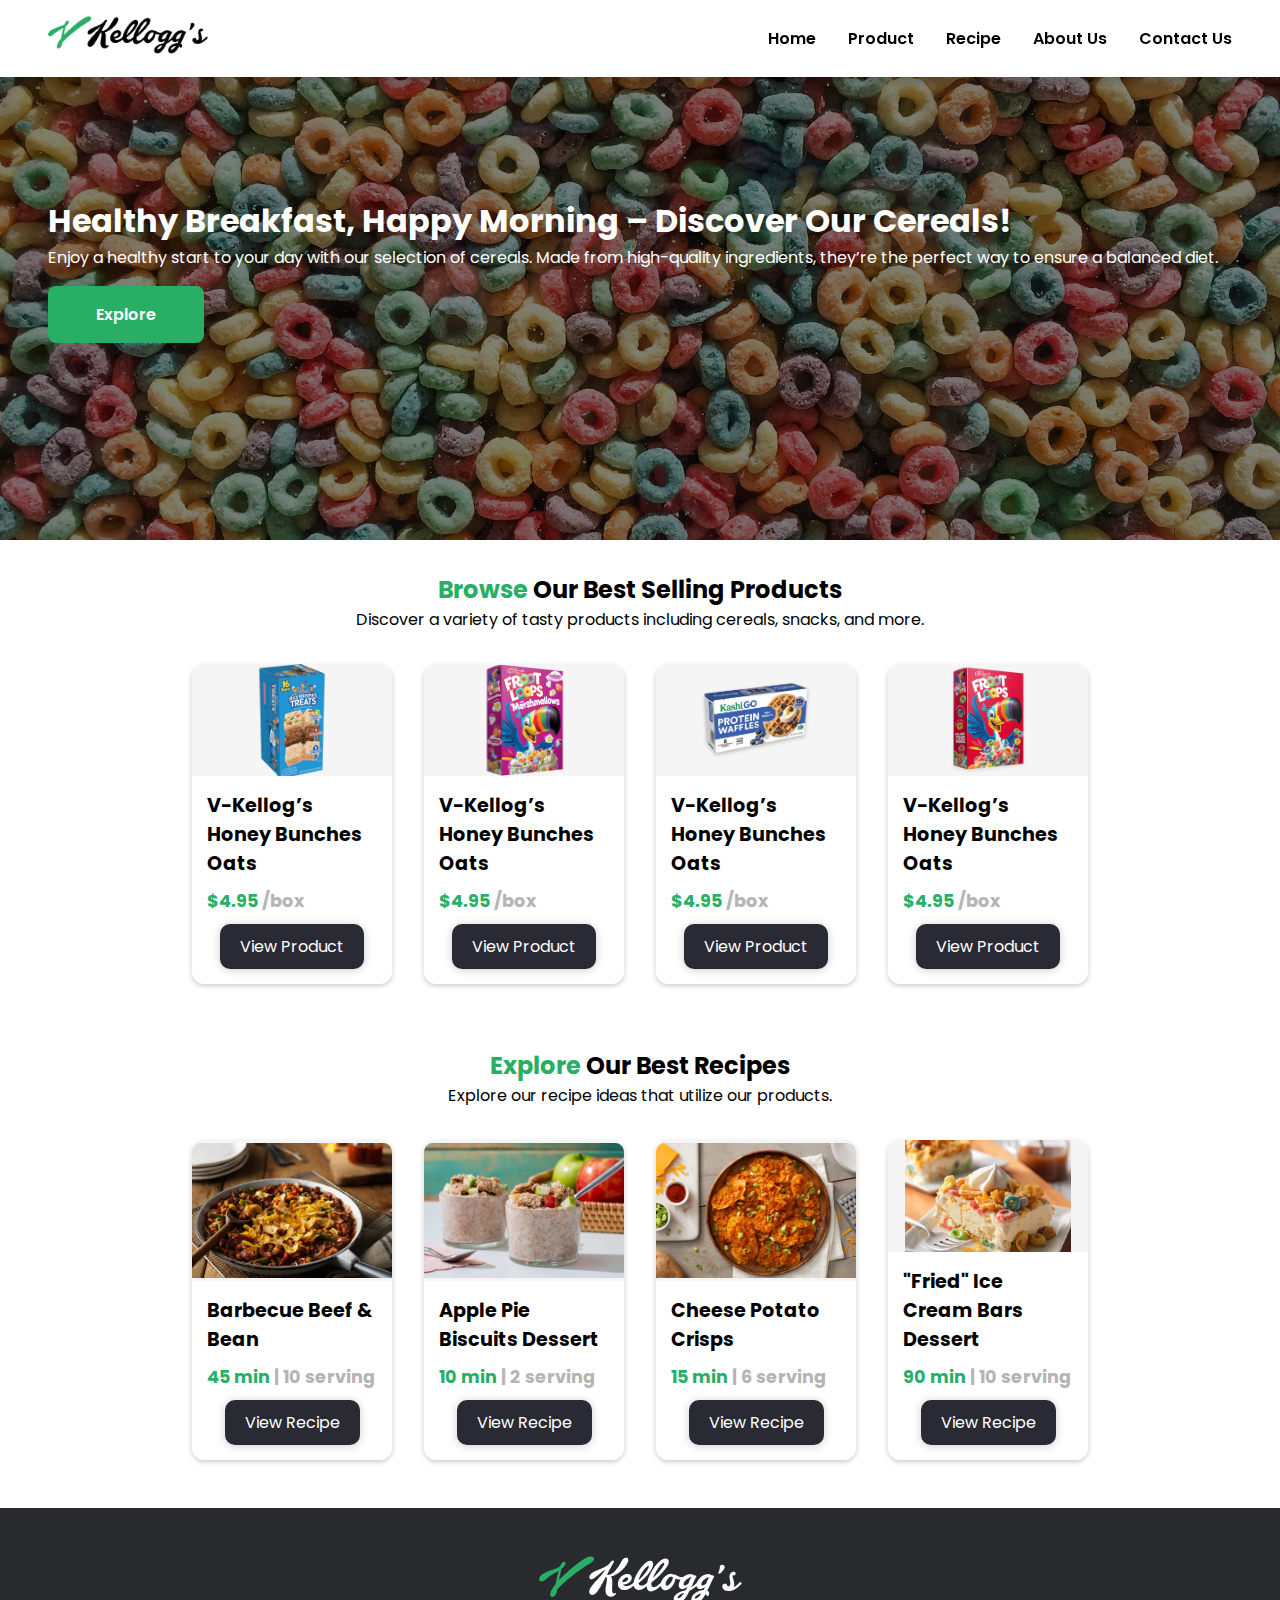
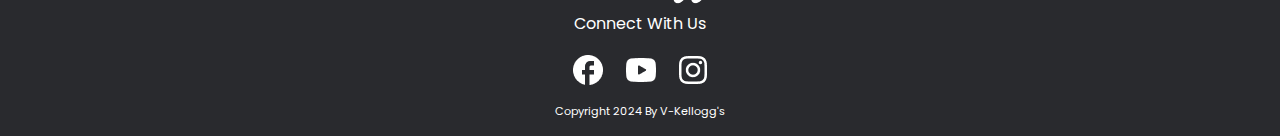
<file: index.html>
<!DOCTYPE html>
<html lang="en">
<head>
    <meta charset="UTF-8">
    <meta name="viewport" content="width=device-width, initial-scale=1.0">
    
    <!-- fonts -->
    <link rel="preconnect" href="https://fonts.googleapis.com">
    <link rel="preconnect" href="https://fonts.gstatic.com" crossorigin>
    <link href="https://fonts.googleapis.com/css2?family=Poppins:wght@100;300;400;500;600&display=swap" rel="stylesheet">
    
    <link rel="stylesheet" href="./Assets/CSS/home-style.css">
    <title>HomePage</title>

</head>
<body>
    <!-- navbar section -->
    <nav class="navbar">
        <div class="">
            <a href="#index.html"><img src="./Assets/Image/Navbar/Logo.png" alt="Vkellogs" class="logo"></a>
        </div>
        <div id="list-icon" class="list-icon">
            <img src="./Assets/Image/Navbar/list.svg" alt="">
        </div>
        <ul id="nav-menu" class="hidden">
            <li><a href="">Home</a></li>
            <li><a href="./Pages/product.html">Product</a></li>
            <li><a href="./Pages/recipe.html">Recipe</a></li>
            <li><a href="./Pages/About.html#main-content">About Us</a></li>
            <li><a href="./Pages/contact.html#main-content">Contact Us</a></li>
        </ul>
    </nav>
    <!-- navbar end -->

    <!-- banner section -->
    <div class="banner-image">
        <div class="banner-text">
            <h1>Healthy Breakfast, Happy Morning – Discover Our Cereals!</h1>
            <p>Enjoy a healthy start to your day with our selection of cereals. 
                Made from high-quality ingredients, they’re the perfect way to 
                ensure a balanced diet.</p>
            <a href="./Pages/product.html" class="shopnow">Explore</a>
        </div>
    </div>
    <!-- banner end -->

    <!-- best product -->
    <div class="bestseller-container">
        <div class="bs-tittle">
        <h2><span>Browse</span> Our Best Selling Products</h2>
        <p>Discover a variety of tasty products including cereals, snacks, and more.</p>
        </div>
        <section class="best-sellers">
            <!-- product 1 -->
            <article class="product-card">
                <div class="product-card-image">
                    <img src="./Assets/Image/Product/Best Seller/BS1.png" alt="Product 1">
                </div>
                <div class="product-content">
                    <h2 class="product-title">V-Kellog’s Honey Bunches Oats</h2>
                    <p class="product-price">$4.95 <span>/box</span></p>
                    <a class="view-product">View Product</a>
                </div>
            </article>

            <!-- product 2 -->
            <article class="product-card">
                <div class="product-card-image">
                    <img src="./Assets/Image/Product/Best Seller/BS2.png" alt="Product 1">
                </div>
                <div class="product-content">
                    <h2 class="product-title">V-Kellog’s Honey Bunches Oats</h2>
                    <p class="product-price">$4.95 <span>/box</span></p>
                    <a class="view-product">View Product</a>
                </div>
            </article>

            <!-- product 3 -->
            <article class="product-card">
                <div class="product-card-image">
                    <img src="./Assets/Image/Product/Best Seller/BS3.png" alt="Product 1">
                </div>
                <div class="product-content">
                    <h2 class="product-title">V-Kellog’s Honey Bunches Oats</h2>
                    <p class="product-price">$4.95 <span>/box</span></p>
                    <a class="view-product">View Product</a>
                </div>
            </article>

            <!-- product 4 -->
            <article class="product-card">
                <div class="product-card-image">
                    <img src="./Assets/Image/Product/Best Seller/BS4.png" alt="Product 1">
                </div>
                <div class="product-content">
                    <h2 class="product-title">V-Kellog’s Honey Bunches Oats</h2>
                    <p class="product-price">$4.95 <span>/box</span></p>
                    <a class="view-product">View Product</a>
                </div>
            </article>

            
        </section>
    </div>
    <!-- best product end -->

    <!-- Best Recipe  -->
    <div class="bestrecipe-container">
        <div class="br-tittle">
        <h2><span>Explore</span> Our Best Recipes </h2>
        <p>Explore our recipe ideas that utilize our products.</p>
        </div>
        <section class="best-recipe">
            <!-- Recipe 1 -->
            <article class="recipe-card">
                <div class="recipe-image">
                    <img src="./Assets/Image/Product/Best Recipe/BR1.png" alt="Product 1">
                </div>
                <div class="recipe-card-content">
                    <h2 class="recipe-card-title">Barbecue Beef & Bean</h2>
                    <p class="recipe-card-price">45 min <span>| 10 serving</span></p>
                    <a class="view-recipe">View Recipe</a>
                </div>
            </article>

            <!-- Recipe 2 -->
            <article class="recipe-card">
                <div class="recipe-image">
                    <img src="./Assets/Image/Product/Best Recipe/BR2.png" alt="Product 1">
                </div>
                <div class="recipe-card-content">
                    <h2 class="recipe-card-title">Apple Pie Biscuits Dessert</h2>
                    <p class="recipe-card-price">10 min <span>| 2 serving</span></p>
                    <a class="view-recipe">View Recipe</a>
                </div>
            </article> 

            <!-- Recipe 3 -->
            <article class="recipe-card">
                <div class="recipe-image">
                    <img src="./Assets/Image/Product/Best Recipe/BR3.png" alt="Product 1">
                </div>
                <div class="recipe-card-content">
                    <h2 class="recipe-card-title">Cheese Potato Crisps</h2>
                    <p class="recipe-card-price">15 min <span>| 6 serving</span> </p>
                    <a class="view-recipe">View Recipe</a>
                </div>
            </article>

            <!-- Recipe 4 -->
            <article class="recipe-card">
                <div class="recipe-image">
                    <img src="./Assets/Image/Product/Best Recipe/BR5.png" alt="Product 1">
                </div>
                <div class="recipe-card-content">
                    <h2 class="recipe-card-title">"Fried" Ice Cream Bars Dessert</h2>
                    <p class="recipe-card-price">90 min <span>| 10 serving</span></p>
                    <a class="view-recipe">View Recipe</a>
                </div>
            </article>
        </section>
    </div>
    <!-- Best Recipe End -->

    <!-- Footer -->

    <footer class="footer-container">
        <div class="footer-logo">
            <img src="./Assets/Image/Footer/Logo.png" alt="">
        </div>
        <p class="footer-desc">Connect With Us</p>
        <div class="social-icon">
            <a href=""><img src="./Assets/Image/Footer/Facebook.png" alt=""></a>
            <a href=""><img src="./Assets/Image/Footer/youtube.png" alt=""></a>
            <a href=""><img src="./Assets/Image/Footer/insta.png" alt=""></a>
        </div>
        <p class="copyright">Copyright 2024 By V-Kellogg's</p>
    </footer>

    <!-- Footer End -->



    <script src="./Assets/JS/home-script.js"></script>
</body>
</html>
</file>
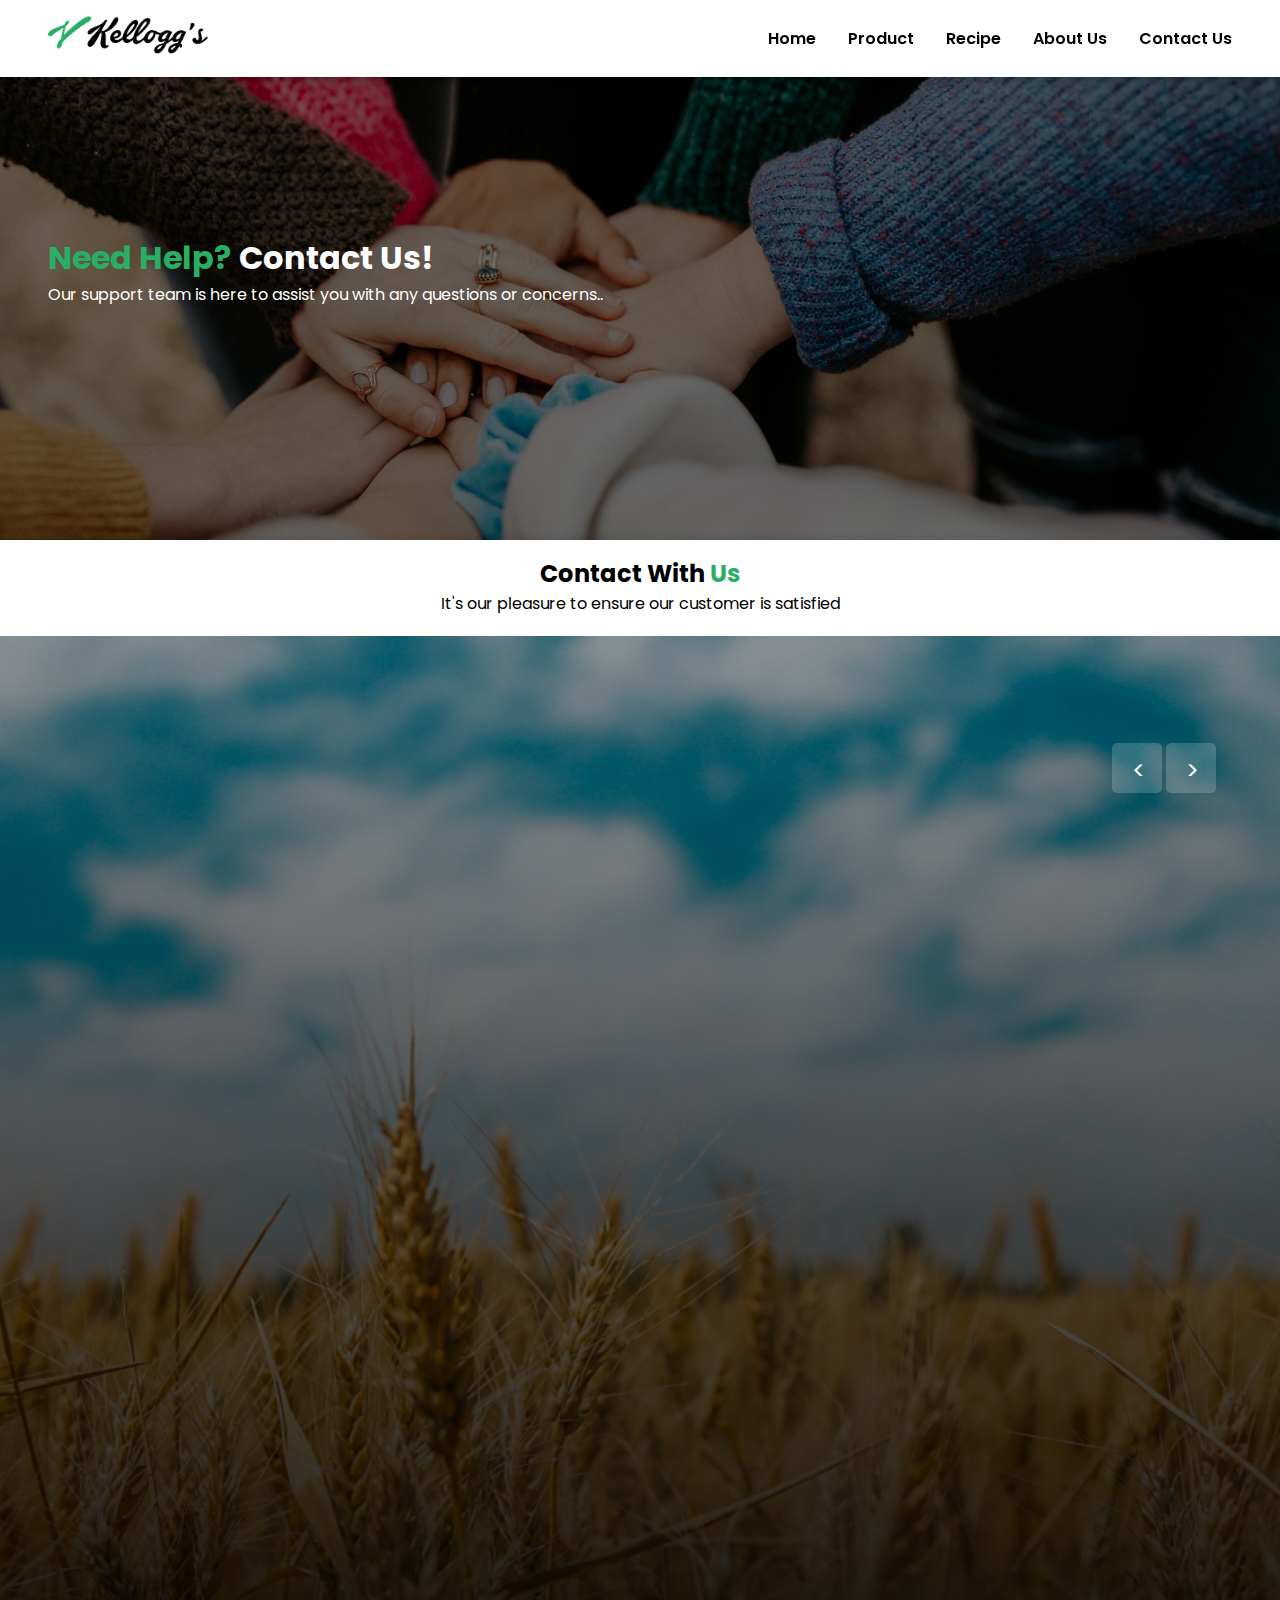
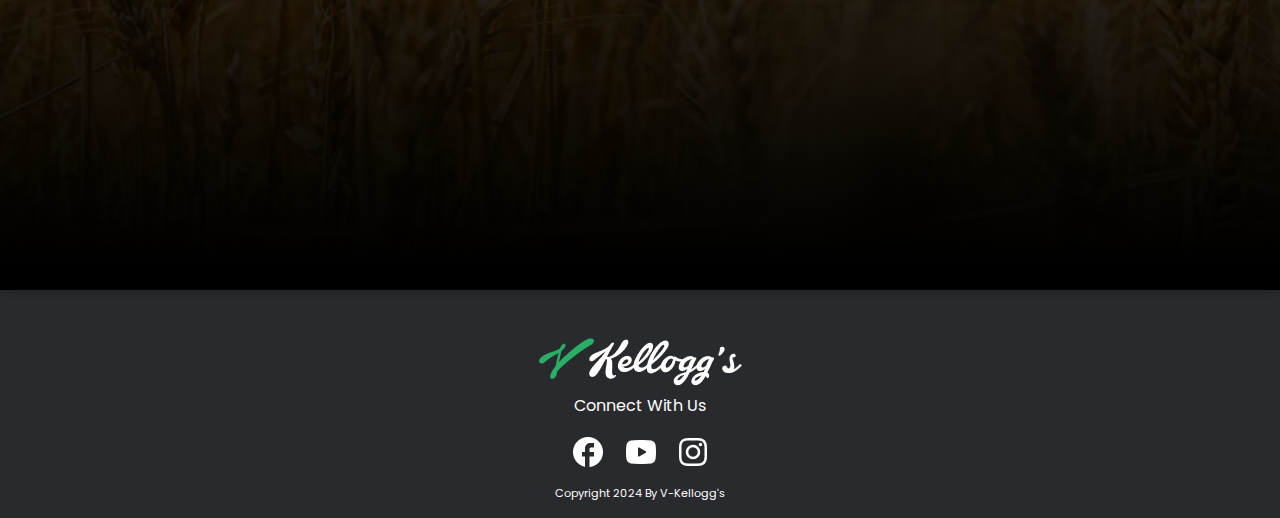
<file: Pages/contact.html>
<!DOCTYPE html>
<html lang="en">
<head>
    <meta charset="UTF-8">
    <meta name="viewport" content="width=device-width, initial-scale=1.0">

     <!-- fonts -->
     <link rel="preconnect" href="https://fonts.googleapis.com">
     <link rel="preconnect" href="https://fonts.gstatic.com" crossorigin>
     <link href="https://fonts.googleapis.com/css2?family=Poppins:wght@100;300;400;500;600&display=swap" rel="stylesheet">

    <link rel="stylesheet" href="../Assets/CSS/contact-style.css">
    <title>Contact Us</title>
</head>
<body>
    <!-- navbar section -->
    <nav class="navbar">
        <div class="">
            <a href="../index.html"><img src="../Assets/Image/Navbar/Logo.png" alt="Vkellogs" class="logo"></a>
        </div>
        <div id="list-icon" class="list-icon">
            <img src="../Assets/Image/Navbar/list.svg" alt="">
        </div>
        <ul id="nav-menu" class="hidden">
            <li><a href="../index.html">Home</a></li>
            <li><a href="./product.html">Product</a></li>
            <li><a href="./recipe.html">Recipe</a></li>
            <li><a href="./About.html#main-content">About Us</a></li>
            <li><a href="./contact.html#main-content">Contact Us</a></li>
        </ul>
    </nav>
    <!-- navbar end -->

    <!-- banner section -->
   <div class="banner-image">
    <div class="banner-text">
        <h1><span>Need Help? </span>Contact Us!</h1>
        <p>Our support team is here to assist you with any questions or concerns..</p>
    </div>
</div>
<!-- banner end -->

<!-- Carousel About Us -->

<div class="contact-container">
    <div class="page-tittle">
        <h2>Contact With <span> Us</span></h2>
        <p>It's our pleasure to ensure our customer is satisfied</p>
    </div>

    <!-- Item List -->
    <section class="list-items" id="main-content">
        <!-- item 1 -->
        <div class="item-slide active-item">
            <img src="../Assets/Image/About/Story.png" alt="">
            <div class="about-content">
                <div class="contact-card">
                  <img src="../Assets/Image/Contact Us/phone.svg" alt="">
                    <h2><span>Customer</span> Service</h2>
                    <p>
                    +1-982-930-1822
                    </p>  
                </div>
                <div class="contact-card">
                  <img src="../Assets/Image/Contact Us/mail.svg" alt="">
                    <h2><span>Mail</span> Contact</h2>
                    <p>
                    V-Kelloggs@gmail.com 
                    </p>  
                </div>
                <div class="contact-card">
                  <img src="../Assets/Image/Contact Us/Location.svg" alt="">
                    <h2><span>Offline</span> Location</h2>
                    <p>
                        Omaha, NE 68127, United States
                    </p>  
                </div>
                
            </div>
        </div>

        <!-- item 2 -->
        <div class="item-slide">
            <img src="../Assets/Image/About/Mission.jpg" alt="">
            <div class="mission-content">
                <h2><span>Get In Touch</span> With Us</h2>
                <form id="contact-form">
                    <div class="form-group">
                        <label for="firstName">First Name</label>
                        <input type="text" id="firstName" name="firstName" placeholder="First Name">
                    </div>
                    <div class="form-group">
                        <label for="lastName">Last Name</label>
                        <input type="text" id="lastName" name="lastName" placeholder="Last Name">
                    </div>
                    <div class="form-group">
                        <label for="email">Enter Your Email</label>
                        <input type="email" id="email" name="email" placeholder="Email">
                    </div>
                    <div class="form-group">
                        <label for="phone">Enter Phone Number</label>
                        <input type="text" id="phone" name="phone" placeholder="Phone Number">
                    </div>
                    <div class="form-group">
                        <label>Select Subject?</label>
                        <div class="radio-group">
                            <input type="radio" id="inquiry" name="subject" value="General Inquiry" checked>
                            <label for="inquiry">General</label>
                            <input type="radio" id="feedback" name="subject" value="Feedback">
                            <label for="feedback">Feedback</label>
                            <input type="radio" id="complaint" name="subject" value="Complaint">
                            <label for="complaint">Complaint</label>
                        </div>
                    </div>
                    <div class="form-group">
                        <label for="message">Message</label>
                        <textarea id="message" name="message" placeholder="Write Your Message Here..."></textarea>
                    </div>
                    <button type="submit">Submit</button>
                </form>
            </div>
        </div>
    </section>
    <!-- Slide Arrow Button -->
    <div class="arrows">
        <button id="prev"><</button>
        <button id="next">></button>
    </div>
</div>

<!-- Carousel end -->

<!-- Footer -->

<footer class="footer-container">
    <div class="footer-logo">
        <img src="../Assets/Image/Footer/Logo.png" alt="">
    </div>
    <p class="footer-desc">Connect With Us</p>
    <div class="social-icon">
        <a href=""><img src="../Assets/Image/Footer/Facebook.png" alt=""></a>
        <a href=""><img src="../Assets/Image/Footer/youtube.png" alt=""></a>
        <a href=""><img src="../Assets/Image/Footer/insta.png" alt=""></a>
    </div>
    <p class="copyright">Copyright 2024 By V-Kellogg's</p>
</footer>

<!-- Footer End -->

    

    <script src="../Assets/JS/contact-script.js"></script>
</body>
</html>
</file>
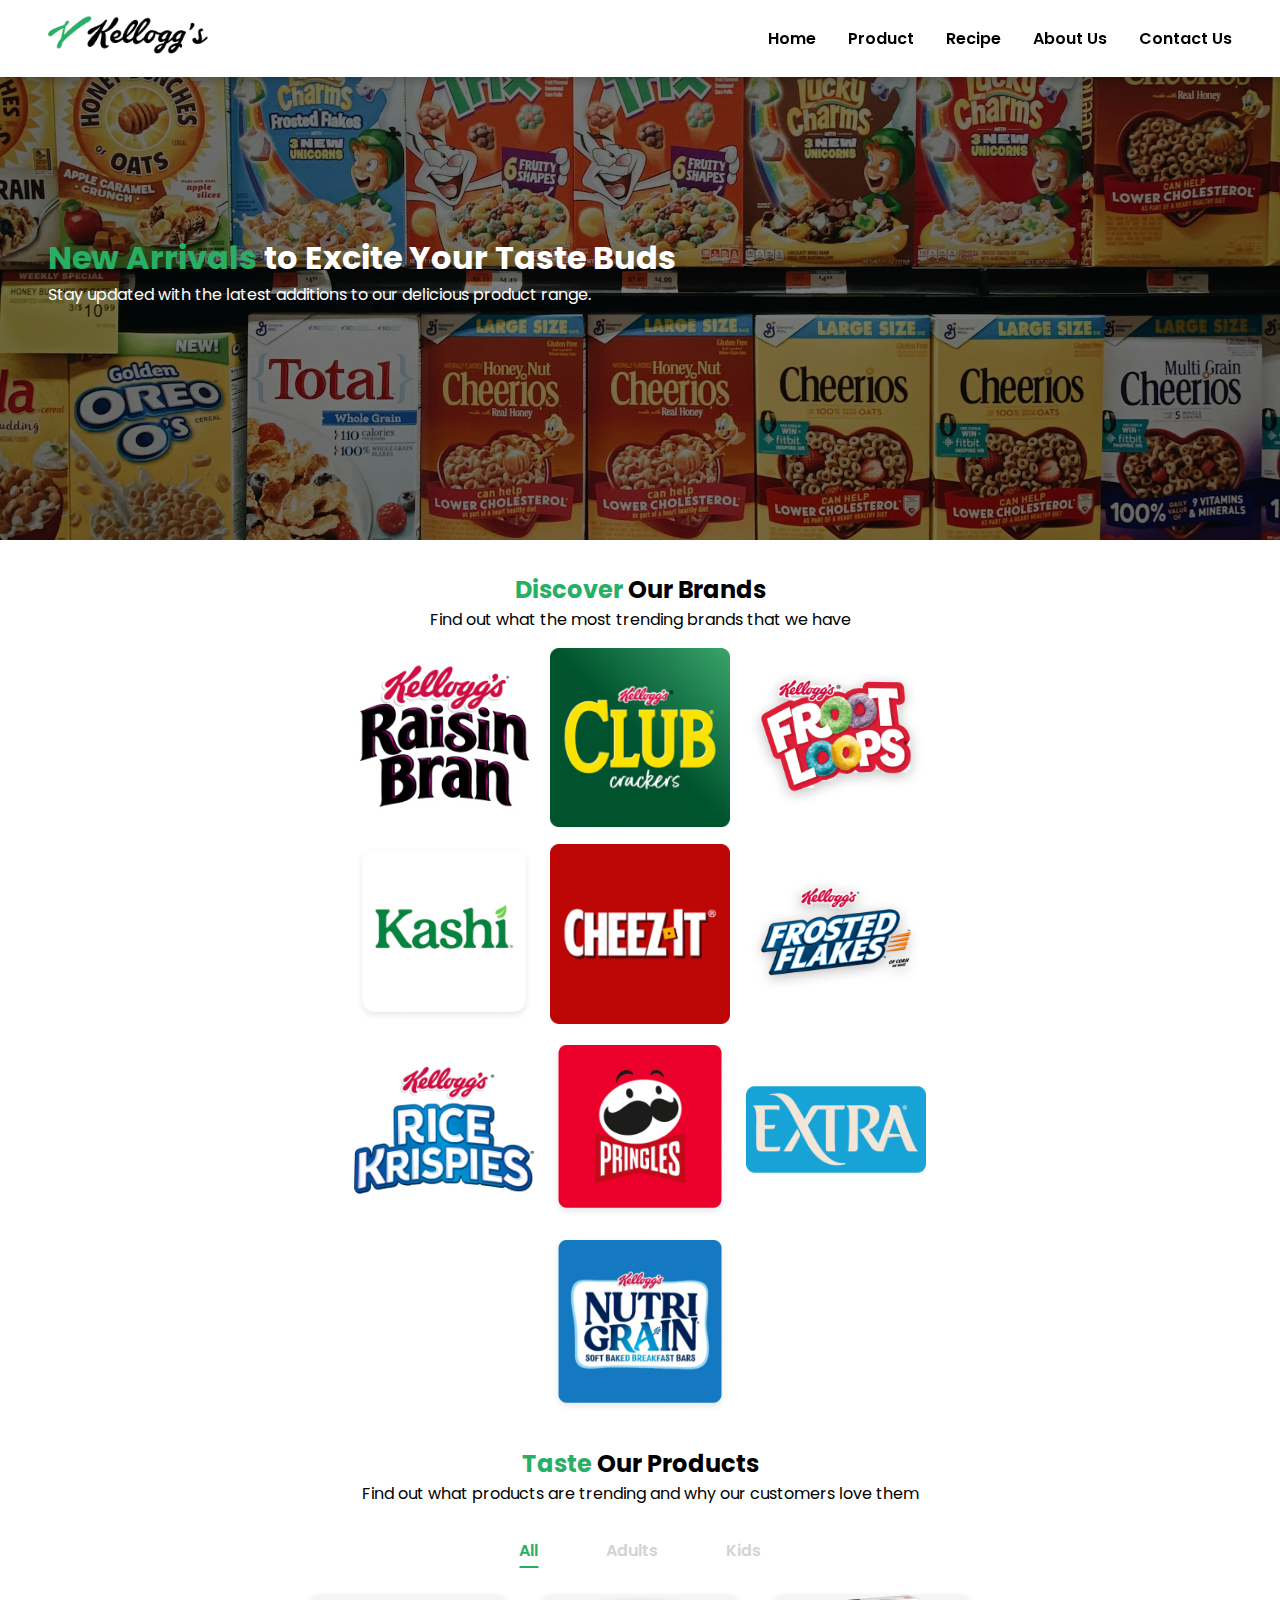
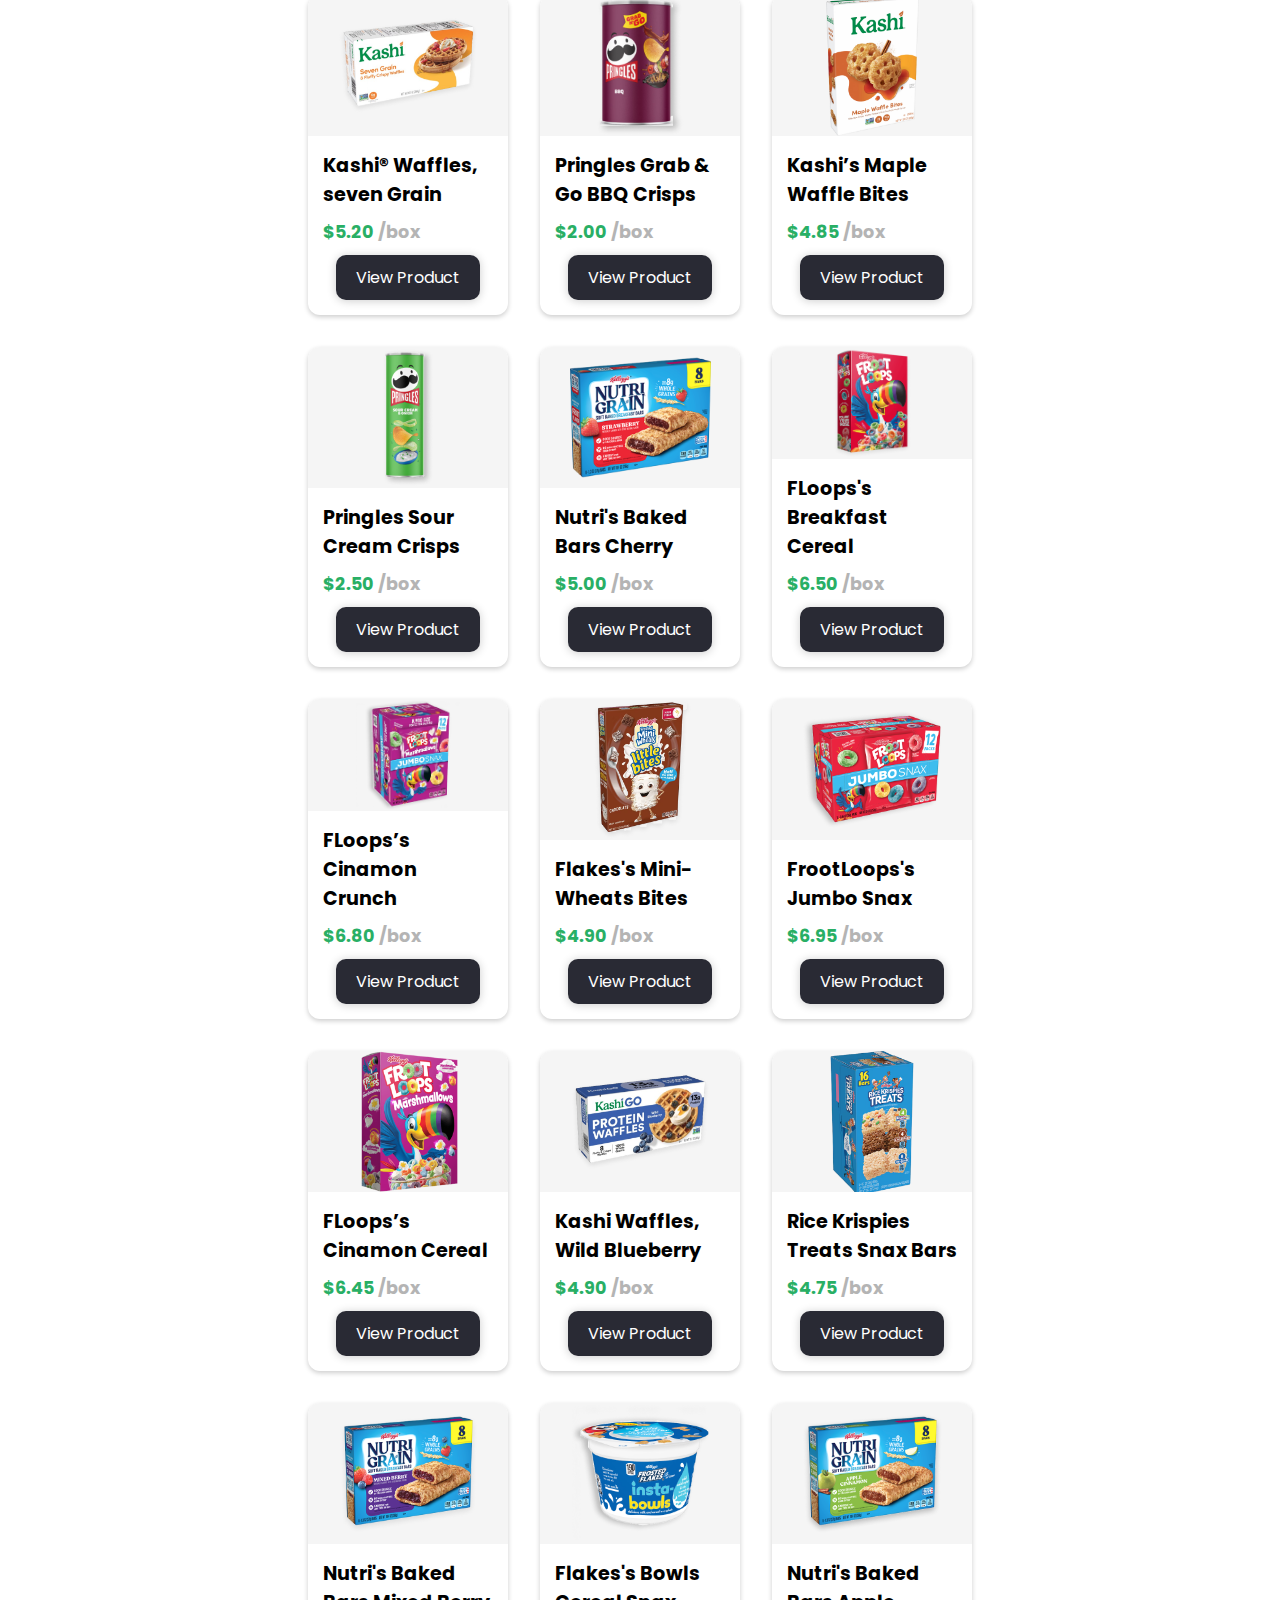
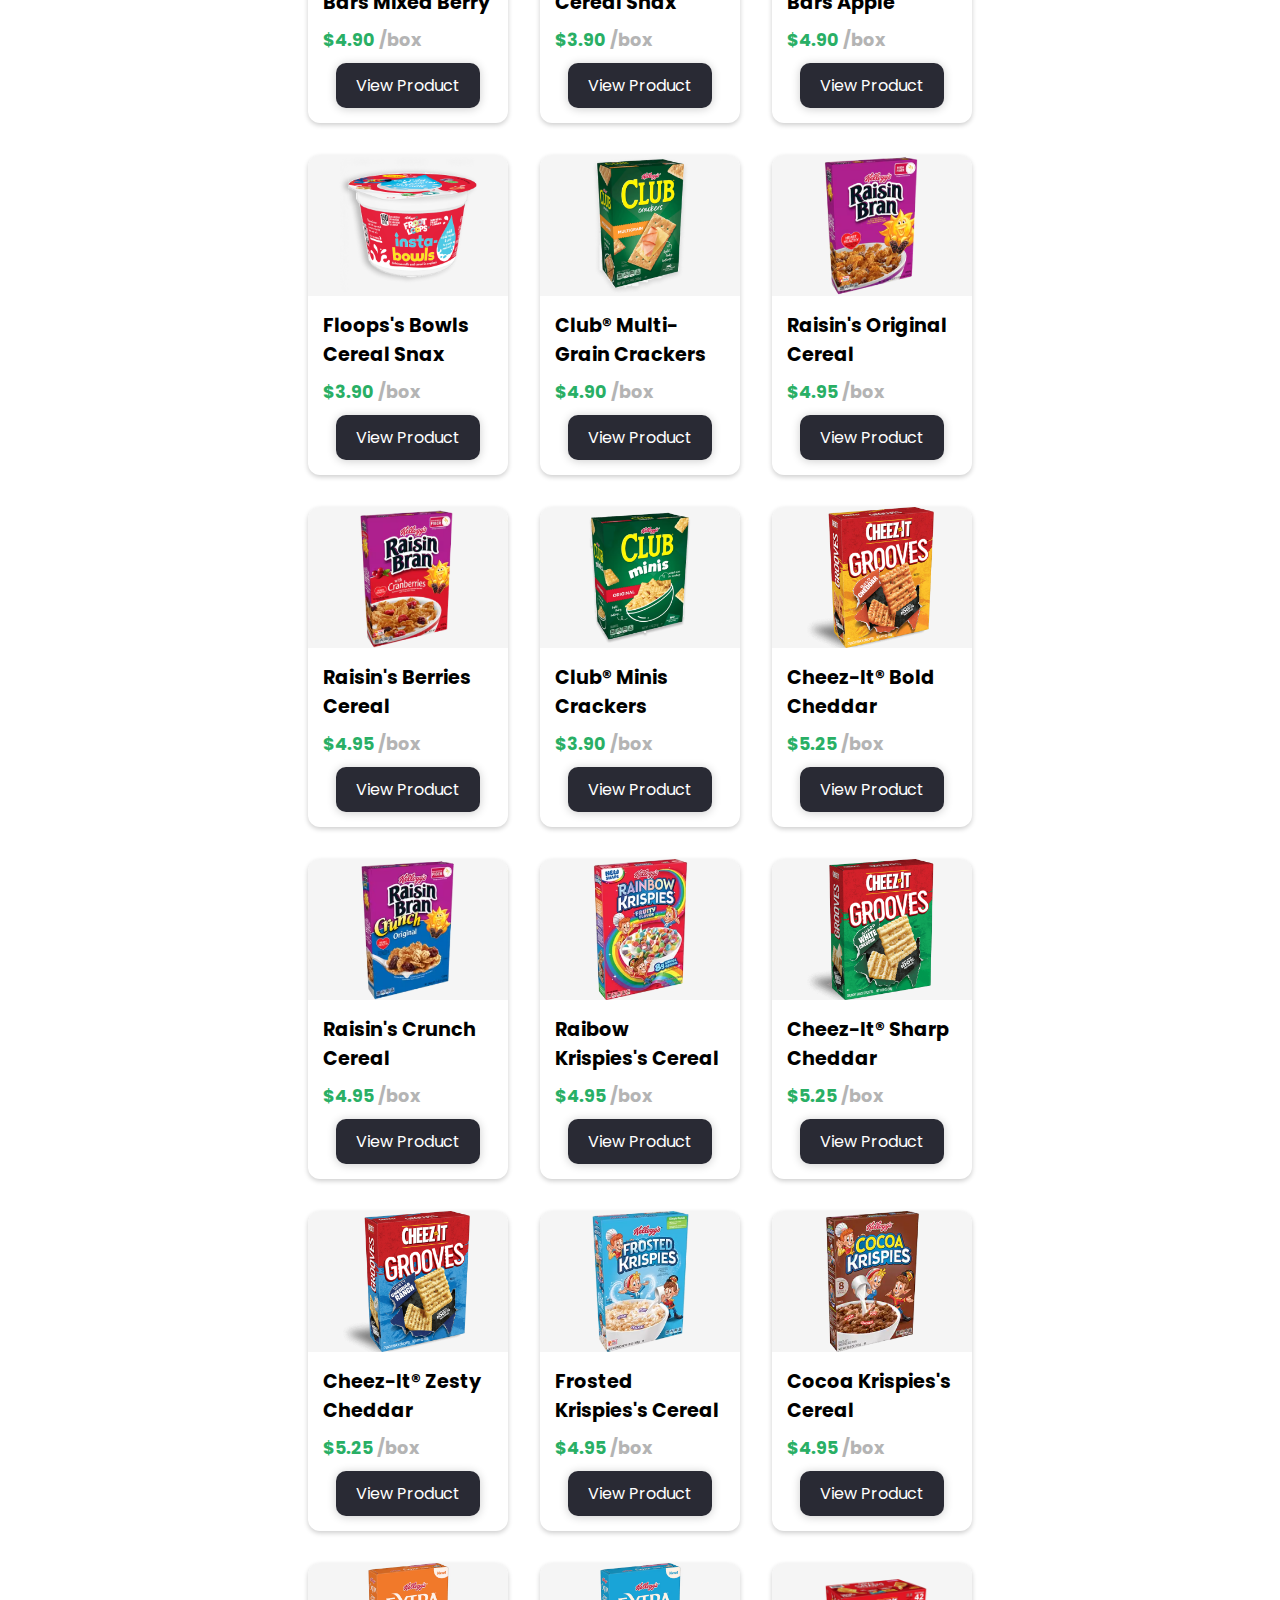
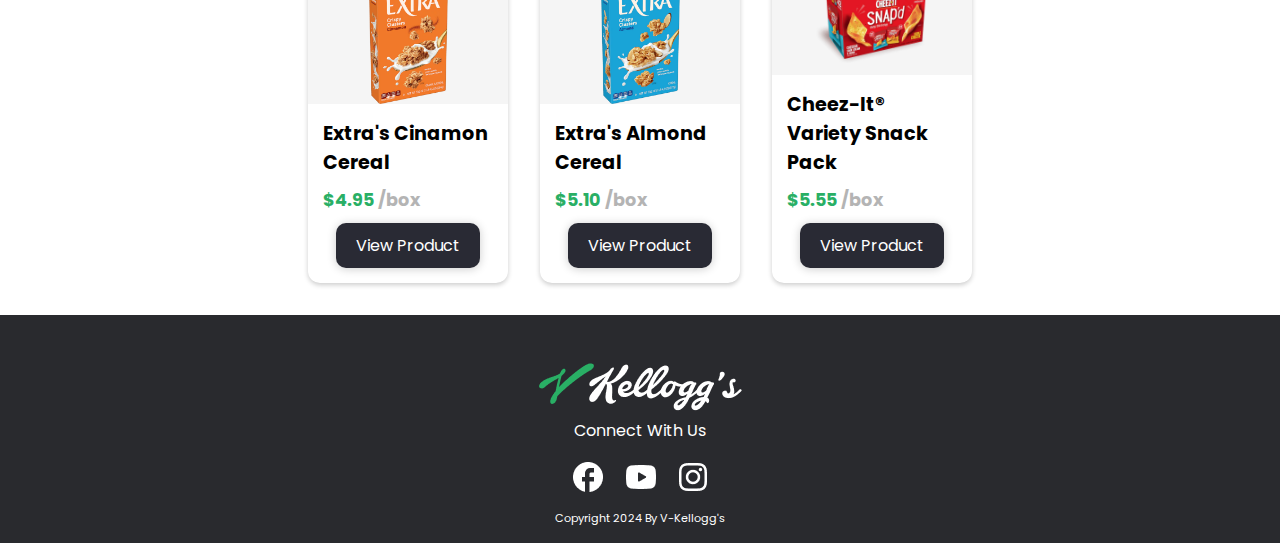
<file: Pages/product.html>
<!DOCTYPE html>
<html lang="en">
<head>
    <meta charset="UTF-8">
    <meta name="viewport" content="width=device-width, initial-scale=1.0">
    <!-- fonts -->
    <link rel="preconnect" href="https://fonts.googleapis.com">
    <link rel="preconnect" href="https://fonts.gstatic.com" crossorigin>
    <link href="https://fonts.googleapis.com/css2?family=Poppins:wght@100;300;400;500;600&display=swap" rel="stylesheet">
    
    <link rel="stylesheet" href="../Assets/CSS/product-page.css">

    <title>Product Page</title>
</head>
<body>
    <!-- navbar section -->
    <nav class="navbar">
        <div class="">
            <a href="../index.html"><img src="../Assets/Image/Navbar/Logo.png" alt="Vkellogs" class="logo"></a>
        </div>
        <div id="list-icon" class="list-icon">
            <img src="/Assets/Image/Navbar/list.svg" alt="">
        </div>
        <ul id="nav-menu" class="hidden">
            <li><a href="../index.html">Home</a></li>
            <li><a href="./product.html">Product</a></li>
            <li><a href="./recipe.html">Recipe</a></li>
            <li><a href="./About.html#main-content">About Us</a></li>
            <li><a href="./contact.html#main-content">Contact Us</a></li>
        </ul>
    </nav>
    <!-- navbar end -->
    
    <!-- banner section -->
    <div class="banner-image">
        <div class="banner-text">
            <h1><span  class="pbanner-span1">New Arrivals</span> to Excite Your Taste Buds</h1>
            <p>Stay updated with the latest additions to our delicious product range.</p>
        </div>
    </div>
    <!-- banner end -->

    <!-- List Product -->
    <div class="main-container">
        <div class="brand">
            <div class="page-tittle">
                <h2><span>Discover</span> Our Brands</h2>
                <p>Find out what the most trending brands that we have</p>
            </div>
            
            <section class="list-brand">
            <img src="../Assets/Image/Brand/brand1.png" alt="" class="filter-brn" id="rbran">
            <img src="../Assets/Image/Brand/brand2.png" alt="" class="filter-brn" id="club">
            <img src="../Assets/Image/Brand/brand3.png" alt="" class="filter-brn" id="floops">
            <img src="../Assets/Image/Brand/brand4.png" alt="" class="filter-brn" id="kashi">
            <img src="../Assets/Image/Brand/brand5.png" alt="" class="filter-brn" id="cheezeit">
            <img src="../Assets/Image/Brand/brand6.png" alt="" class="filter-brn" id="flakes">
            <img src="../Assets/Image/Brand/brand7.png" alt="" class="filter-brn" id="rice">
            <img src="../Assets/Image/Brand/brand8.png" alt="" class="filter-brn" id="pringles">
            <img src="../Assets/Image/Brand/brand9.png" alt="" class="filter-brn" id="extra">
            <img src="../Assets/Image/Brand/brand10.png" alt="" class="filter-brn" id="nutri">
            </section>
            
        </div>
        
        <div class="page-tittle">
        <h2><span>Taste</span> Our Products</h2>
        <p>Find out what products are trending and why our customers love them</p>
        </div>

        <div class="filter-btns">
            <button type="button" class="filter-btn" id="all">All</button>
            <button type="button" class="filter-btn" id="adults">Adults</button>
            <button type="button" class="filter-btn" id="kids">Kids</button>
        </div>

        <section class="list-products">
            <!-- product 1 -->
            <article class="filter-product all adults kashi">
                <div class="product-card-image">
                    <img src="../Assets/Image/Product/Adults/product1.png" alt="Product">
                </div>
                <div class="product-content">
                    <h2 class="product-title">Kashi® Waffles, seven Grain</h2>
                    <p class="product-price">$5.20 <span>/box</span></p>
                    <a class="view-product">View Product </a>
                </div>
            </article>

            <!-- product 2 -->
            <article class="filter-product all adults pringles">
                <div class="product-card-image">
                    <img src="../Assets/Image/Product/Adults/product3.png" alt="Product">
                </div>
                <div class="product-content">
                    <h2 class="product-title">Pringles Grab & Go BBQ Crisps</h2>
                    <p class="product-price">$2.00 <span>/box</span></p>
                    <a class="view-product">View Product </a>
                </div>
            </article>

            <!-- product 3 -->
            <article class="filter-product all adults kashi">
                <div class="product-card-image">
                    <img src="../Assets/Image/Product/Adults/product5.png" alt="Product">
                </div>
                <div class="product-content">
                    <h2 class="product-title">Kashi’s Maple Waffle Bites</h2>
                    <p class="product-price">$4.85 <span>/box</span></p>
                    <a class="view-product">View Product </a>
                </div>
            </article>

            <!-- product 4 -->
            <article class="filter-product all adults pringles">
                <div class="product-card-image">
                    <img src="../Assets/Image/Product/Adults/product7.png" alt="Product">
                </div>
                <div class="product-content">
                    <h2 class="product-title">Pringles Sour Cream Crisps</h2>
                    <p class="product-price">$2.50 <span>/box</span></p>
                    <a class="view-product">View Product </a>
                </div>
            </article>

            <!-- product 5 -->
            <article class="filter-product all adults nutri">
                <div class="product-card-image">
                    <img src="../Assets/Image/Product/Adults/product4.png" alt="Product">
                </div>
                <div class="product-content">
                    <h2 class="product-title">Nutri's Baked Bars Cherry</h2>
                    <p class="product-price">$5.00 <span>/box</span></p>
                    <a class="view-product">View Product </a>
                </div>
            </article>

            <!-- product 6 -->
            <article class="filter-product all kids floops">
                <div class="product-card-image">
                    <img src="../Assets/Image/Product/Kids/product2.png" alt="Product">
                </div>
                <div class="product-content">
                    <h2 class="product-title">FLoops's Breakfast Cereal</h2>
                    <p class="product-price">$6.50 <span>/box</span></p>
                    <a class="view-product">View Product </a>
                </div>
            </article>

            <!-- product 7 -->
            <article class="filter-product all kids floops">
                <div class="product-card-image">
                    <img src="../Assets/Image/Product/Kids/product4.png" alt="Product">
                </div>
                <div class="product-content">
                    <h2 class="product-title">FLoops’s Cinamon Crunch</h2>
                    <p class="product-price">$6.80  <span>/box</span></p>
                    <a class="view-product">View Product </a>
                </div>
            </article>

            <!-- product 8 -->
            <article class="filter-product all kids flakes">
                <div class="product-card-image">
                    <img src="../Assets/Image/Product/Kids/product6.png" alt="Product">
                </div>
                <div class="product-content">
                    <h2 class="product-title">Flakes's Mini-Wheats Bites</h2>
                    <p class="product-price">$4.90 <span>/box</span></p>
                    <a class="view-product">View Product </a>
                </div>
            </article>

            <!-- product 9 -->
            <article class="filter-product all kids floops">
                <div class="product-card-image">
                    <img src="../Assets/Image/Product/Kids/product5.png" alt="Product">
                </div>
                <div class="product-content">
                    <h2 class="product-title">FrootLoops's Jumbo Snax</h2>
                    <p class="product-price">$6.95 <span>/box</span></p>
                    <a class="view-product">View Product </a>
                </div>
            </article>

            <!-- product 10 -->
            <article class="filter-product all kids floops">
                <div class="product-card-image">
                    <img src="../Assets/Image/Product/Kids/product1.png" alt="Product">
                </div>
                <div class="product-content">
                    <h2 class="product-title">FLoops’s Cinamon Cereal</h2>
                    <p class="product-price">$6.45 <span>/box</span></p>
                    <a class="view-product">View Product </a>
                </div>
            </article>
 
            <!-- product 11 -->
            <article class="filter-product all adults kashi">
                <div class="product-card-image">
                    <img src="../Assets/Image/Product/Adults/product2.png" alt="Product">
                </div>
                <div class="product-content">
                    <h2 class="product-title">Kashi Waffles, Wild Blueberry</h2>
                    <p class="product-price">$4.90 <span>/box</span></p>
                    <a class="view-product">View Product </a>
                </div>
            </article>
 
            <!-- product 12 -->
            <article class="filter-product all kids flakes">
                <div class="product-card-image">
                    <img src="../Assets/Image/Product/Kids/product3.png" alt="Product">
                </div>
                <div class="product-content">
                    <h2 class="product-title">Rice Krispies Treats Snax Bars</h2>
                    <p class="product-price">$4.75 <span>/box</span></p>
                    <a class="view-product">View Product </a>
                </div>
            </article>
 
            <!-- product 13 -->
            <article class="filter-product all adults nutri">
                <div class="product-card-image">
                    <img src="../Assets/Image/Product/Adults/product6.png" alt="Product">
                </div>
                <div class="product-content">
                    <h2 class="product-title">Nutri's Baked Bars Mixed Berry</h2>
                    <p class="product-price">$4.90 <span>/box</span></p>
                    <a class="view-product">View Product </a>
                </div>
            </article>
 
            <!-- product 14 -->
            <article class="filter-product all kids flakes">
                <div class="product-card-image">
                    <img src="../Assets/Image/Product/Kids/product7.png" alt="Product">
                </div>
                <div class="product-content">
                    <h2 class="product-title">Flakes's Bowls Cereal Snax</h2>
                    <p class="product-price">$3.90 <span>/box</span></p>
                    <a class="view-product">View Product </a>
                </div>
            </article> 
  
            <!-- product 15 -->
            <article class="filter-product all adults nutri">
                <div class="product-card-image">
                    <img src="../Assets/Image/Product/Adults/product8.png" alt="Product">
                </div>
                <div class="product-content">
                    <h2 class="product-title">Nutri's Baked Bars Apple</h2>
                    <p class="product-price">$4.90 <span>/box</span></p>
                    <a class="view-product">View Product </a>
                </div>
            </article>
 
            <!-- product 16 -->
            <article class="filter-product all kids flakes">
                <div class="product-card-image">
                    <img src="../Assets/Image/Product/Kids/product8.png" alt="Product">
                </div>
                 <div class="product-content">
                    <h2 class="product-title">Floops's Bowls Cereal Snax</h2>
                    <p class="product-price">$3.90 <span>/box</span></p>
                    <a class="view-product">View Product </a>
                </div>
            </article>
 
            <!-- product 17 -->
            <article class="filter-product all adults club">
                <div class="product-card-image">
                    <img src="../Assets/Image/Product/Adults/product9.png" alt="Product">
                </div>
                <div class="product-content">
                    <h2 class="product-title">Club® Multi-Grain Crackers</h2>
                    <p class="product-price">$4.90 <span>/box</span></p>
                    <a class="view-product">View Product </a>
                </div>
            </article>
 
            <!-- product 18 -->
            <article class="filter-product all kids rbran">
                <div class="product-card-image">
                    <img src="../Assets/Image/Product/Kids/product9.png" alt="Product">
                </div>
                <div class="product-content">
                    <h2 class="product-title">Raisin's Original Cereal</h2>
                    <p class="product-price">$4.95 <span>/box</span></p>
                    <a class="view-product">View Product </a>
                </div>
            </article>
 
            <!-- product 19 -->
            <article class="filter-product all kids rbran">
                <div class="product-card-image">
                    <img src="../Assets/Image/Product/Kids/product10.png" alt="Product">
                </div>
                <div class="product-content">
                    <h2 class="product-title">Raisin's Berries Cereal</h2>
                    <p class="product-price">$4.95 <span>/box</span></p>
                    <a class="view-product">View Product </a>
                </div>
            </article>
 
            <!-- product 20 -->
            <article class="filter-product all adults club">
                <div class="product-card-image">
                    <img src="../Assets/Image/Product/Adults/product10.png" alt="Product">
                </div>
                <div class="product-content">
                    <h2 class="product-title">Club® Minis Crackers</h2>
                    <p class="product-price">$3.90 <span>/box</span></p>
                    <a class="view-product">View Product </a>
                </div>
            </article>
 
            <!-- product 21 -->
            <article class="filter-product all adults cheezeit">
                <div class="product-card-image">
                    <img src="../Assets/Image/Product/Adults/product11.png" alt="Product">
                </div>
                <div class="product-content">
                    <h2 class="product-title">Cheez-It® Bold Cheddar</h2>
                    <p class="product-price">$5.25 <span>/box</span></p>
                    <a class="view-product">View Product </a>
                </div>
            </article>
 
            <!-- product 22 -->
            <article class="filter-product all kids rbran">
                <div class="product-card-image">
                    <img src="../Assets/Image/Product/Kids/product11.png" alt="Product">
                </div>
                <div class="product-content">
                    <h2 class="product-title">Raisin's Crunch Cereal</h2>
                    <p class="product-price">$4.95 <span>/box</span></p>
                    <a class="view-product">View Product </a>
                </div>
            </article>
 
            <!-- product 23 -->
            <article class="filter-product all kids rice">
                <div class="product-card-image">
                    <img src="../Assets/Image/Product/Kids/product12.png" alt="Product">
                </div>
                <div class="product-content">
                    <h2 class="product-title">Raibow Krispies's Cereal</h2>
                    <p class="product-price">$4.95 <span>/box</span></p>
                    <a class="view-product">View Product </a>
                </div>
            </article>
 
            <!-- product 24 -->
            <article class="filter-product all adults cheezeit">
                <div class="product-card-image">
                    <img src="../Assets/Image/Product/Adults/product12.png" alt="Product">
                </div>
                <div class="product-content">
                    <h2 class="product-title">Cheez-It® Sharp Cheddar</h2>
                    <p class="product-price">$5.25 <span>/box</span></p>
                    <a class="view-product">View Product </a>
                </div>
            </article>
 
            <!-- product 25 -->
            <article class="filter-product all adults cheezeit">
                <div class="product-card-image">
                    <img src="../Assets/Image/Product/Adults/product13.png" alt="Product">
                </div>
                <div class="product-content">
                    <h2 class="product-title">Cheez-It® Zesty Cheddar</h2>
                    <p class="product-price">$5.25 <span>/box</span></p>
                    <a class="view-product">View Product </a>
                </div>
            </article>
 
            <!-- product 26 -->
            <article class="filter-product all kids rice">
                <div class="product-card-image">
                    <img src="../Assets/Image/Product/Kids/product13.png" alt="Product">
                </div>
                <div class="product-content">
                    <h2 class="product-title">Frosted Krispies's Cereal</h2>
                    <p class="product-price">$4.95 <span>/box</span></p>
                    <a class="view-product">View Product </a>
                </div>
            </article>
 
            <!-- product 27 -->
            <article class="filter-product all kids rice">
                <div class="product-card-image">
                    <img src="../Assets/Image/Product/Kids/product14.png" alt="Product">
                </div>
                <div class="product-content">
                    <h2 class="product-title">Cocoa Krispies's Cereal</h2>
                    <p class="product-price">$4.95 <span>/box</span></p>
                    <a class="view-product">View Product </a>
                </div>
            </article>
 
            <!-- product 28 -->
            <article class="filter-product all adults extra">
                <div class="product-card-image">
                    <img src="../Assets/Image/Product/Adults/product14.png" alt="Product">
                </div>
                <div class="product-content">
                    <h2 class="product-title">Extra's Cinamon Cereal</h2>
                    <p class="product-price">$4.95 <span>/box</span></p>
                    <a class="view-product">View Product </a>
                </div>
            </article>
 
            <!-- product 29 -->
            <article class="filter-product all adults extra">
                <div class="product-card-image">
                    <img src="../Assets/Image/Product/Adults/product15.png" alt="Product">
                </div>
                <div class="product-content">
                    <h2 class="product-title">Extra's Almond Cereal</h2>
                    <p class="product-price">$5.10 <span>/box</span></p>
                    <a class="view-product">View Product </a>
                </div>
            </article>
            
            <!-- product 29 -->
            <article class="filter-product all kids cheezeit">
                <div class="product-card-image">
                    <img src="../Assets/Image/Product/Adults/product16.png" alt="Product">
                </div>
                <div class="product-content">
                    <h2 class="product-title">Cheez-It® Variety Snack Pack</h2>
                    <p class="product-price">$5.55 <span>/box</span></p>
                    <a class="view-product">View Product </a>
                </div>
            </article>
 
        </section>
    </div>
    <!-- list product end -->

    <!--  Footer -->
    <footer class="footer-container">
        <div class="footer-logo">
            <img src="../Assets/Image/Footer/Logo.png" alt="">
        </div>
        <p class="footer-desc">Connect With Us</p>
        <div class="social-icon">
            <a href=""><img src="../Assets/Image/Footer/Facebook.png" alt=""></a>
            <a href=""><img src="../Assets/Image/Footer/youtube.png" alt=""></a>
            <a href=""><img src="../Assets/Image/Footer/insta.png" alt=""></a>
        </div>
        <p class="copyright">Copyright 2024 By V-Kellogg's</p>
    </footer>


    <!-- footer end -->


    <script src="../Assets/JS/product-page.js"></script>
</body>
</html>
</file>
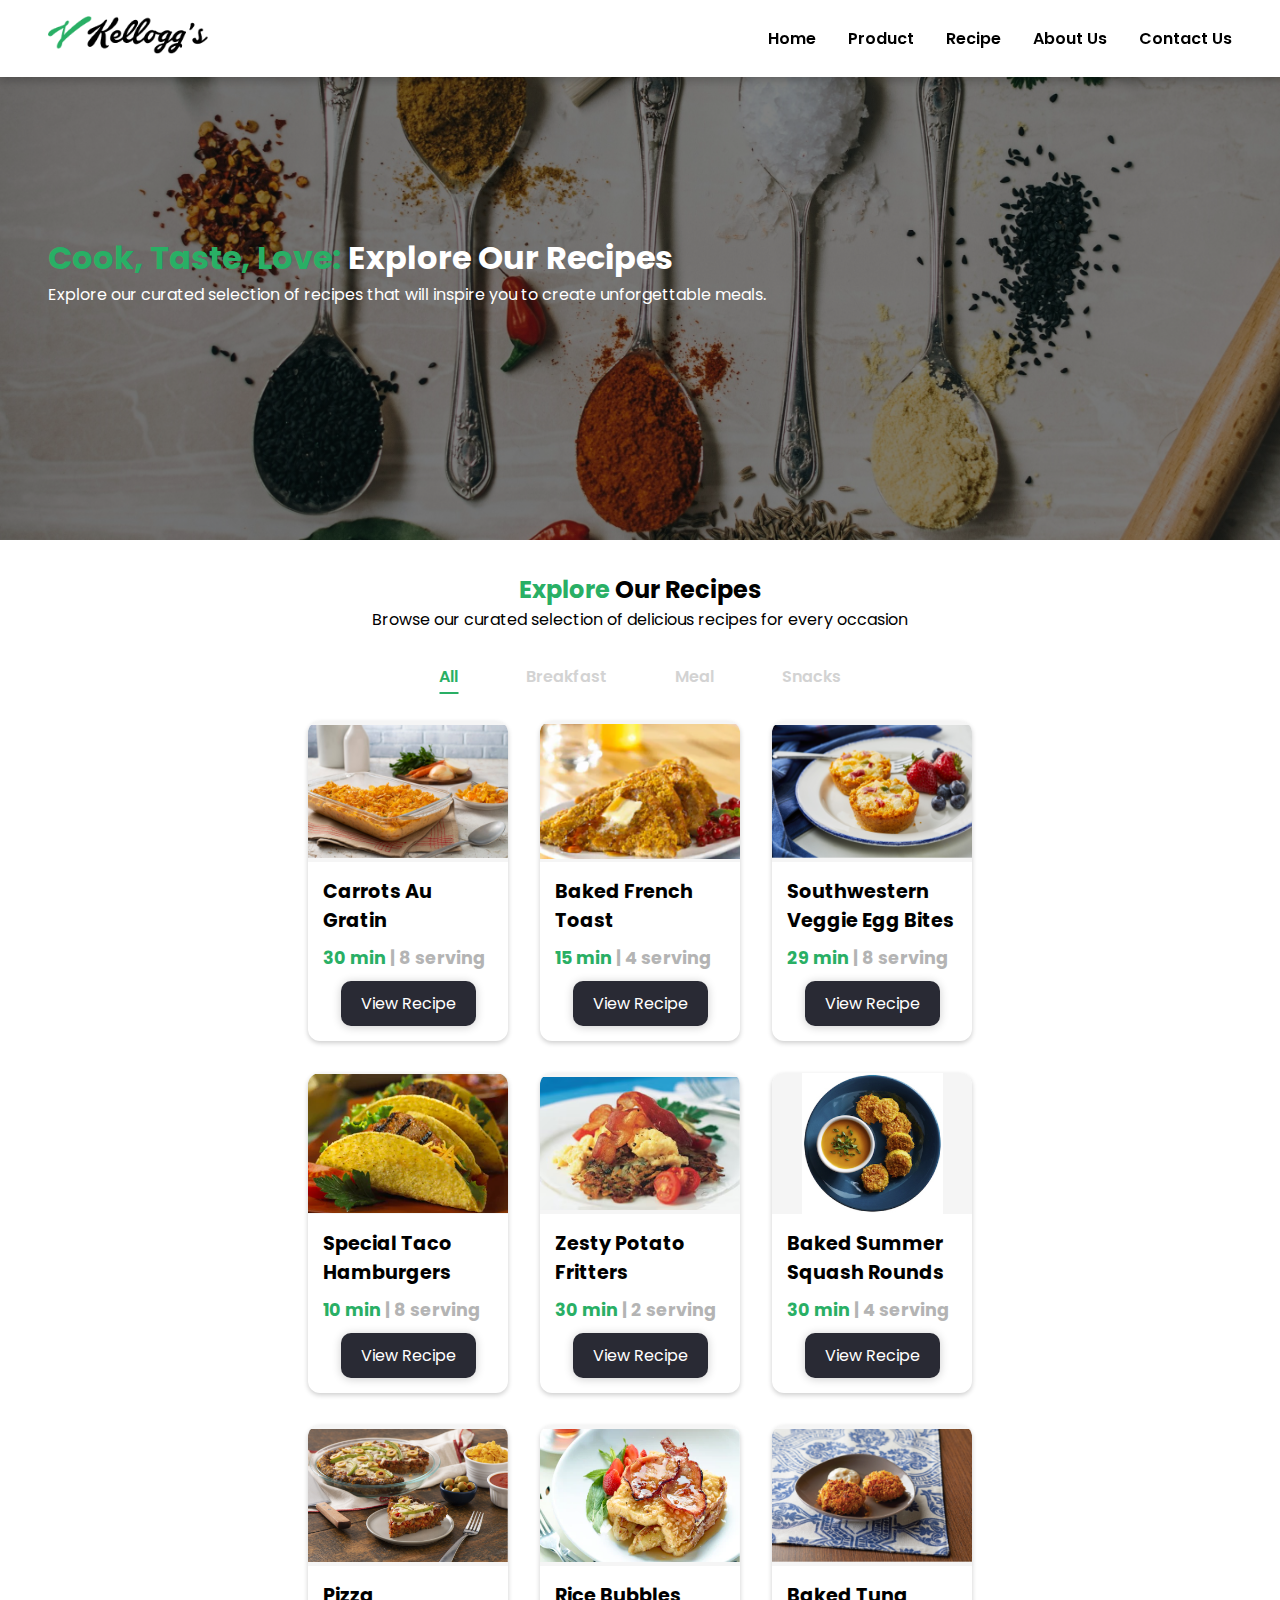
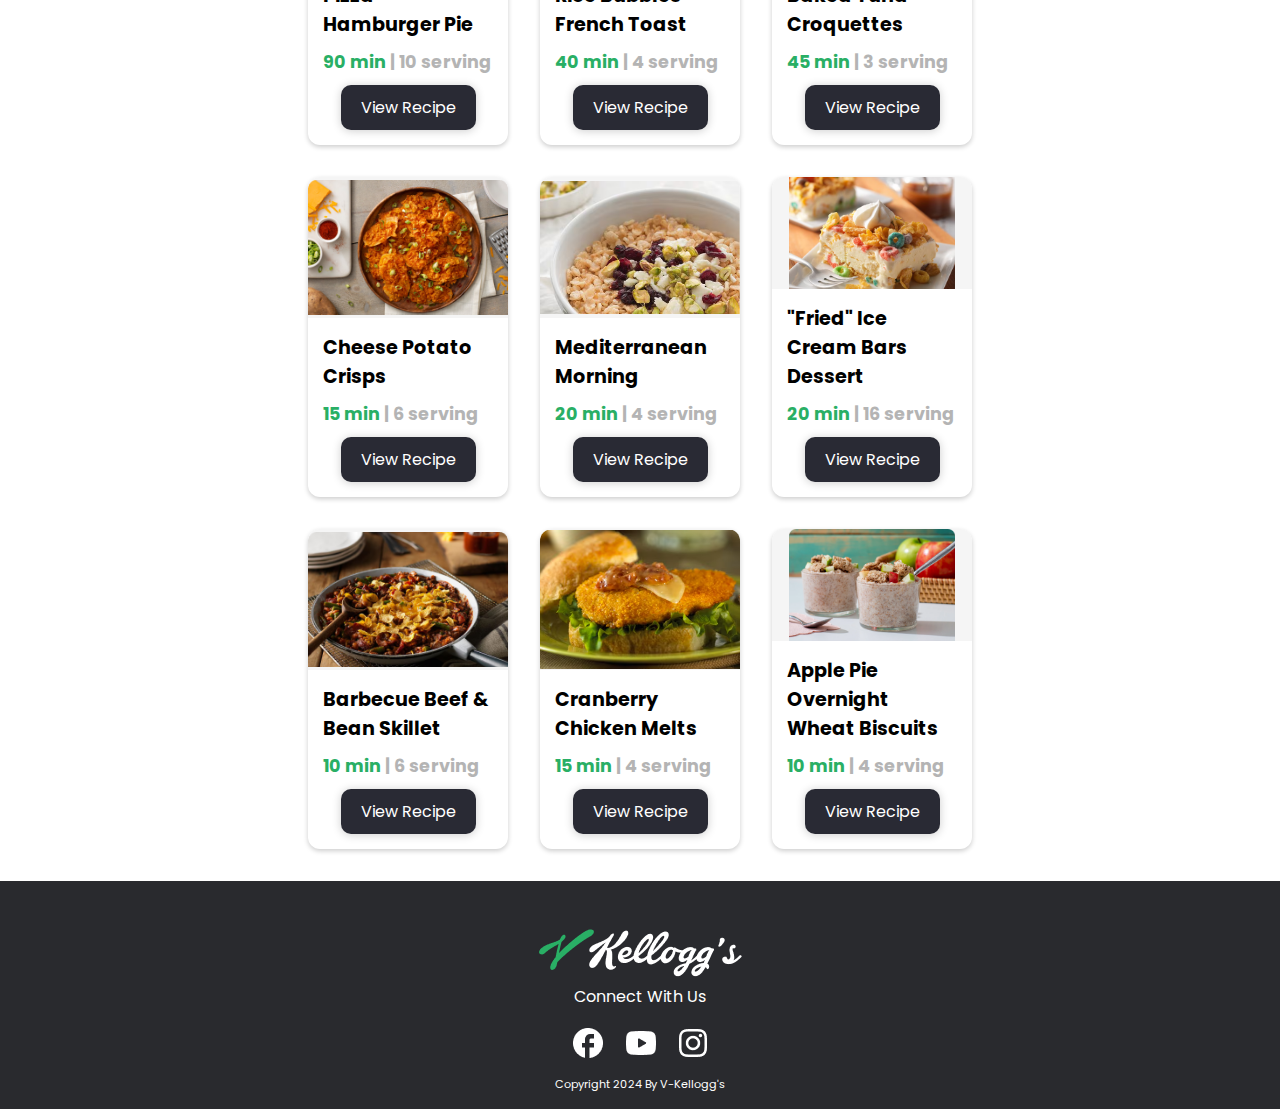
<file: Pages/recipe.html>
<!DOCTYPE html>
<html lang="en">
<head>
    <meta charset="UTF-8">
    <meta name="viewport" content="width=device-width, initial-scale=1.0">
    <!-- fonts -->
    <link rel="preconnect" href="https://fonts.googleapis.com">
    <link rel="preconnect" href="https://fonts.gstatic.com" crossorigin>
    <link href="https://fonts.googleapis.com/css2?family=Poppins:wght@100;300;400;500;600&display=swap" rel="stylesheet">
    
    <link rel="stylesheet" href="../Assets/CSS/recipe.css">

    <title>Our Recipe</title>
</head>
<body>
    <!-- navbar section -->
    <nav class="navbar">
        <div class="">
            <a href="../index.html"><img src="../Assets/Image/Navbar/Logo.png" alt="Vkellogs" class="logo"></a>
        </div>
        <div id="list-icon" class="list-icon">
            <img src="../Assets/Image/Navbar/list.svg" alt="">
        </div>
        <ul id="nav-menu" class="hidden">
            <li><a href="../index.html">Home</a></li>
            <li><a href="./product.html">Product</a></li>
            <li><a href="./recipe.html">Recipe</a></li>
            <li><a href="./About.html#main-content">About Us</a></li>
            <li><a href="./contact.html#main-content">Contact Us</a></li>
        </ul>
    </nav>
    <!-- navbar end -->
    
    <!-- banner section -->
    <div class="banner-image">
        <div class="banner-text">
            <h1><span>Cook, Taste, Love: </span> Explore Our Recipes</h1>
            <p>Explore our curated selection of recipes that will inspire you to create unforgettable meals.</p>
        </div>
    </div>
    <!-- banner end -->

    <!-- List Recipe -->
    <div class="main-container">
        <div class="page-tittle">
            <h2><span>Explore</span> Our Recipes</h2>
            <p>Browse our curated selection of delicious recipes for every occasion</p>
        </div>

        <div class="filter-btns">
            <button type="button" class="filter-btn" id="all">All</button>
            <button type="button" class="filter-btn" id="breakfast">Breakfast</button>
            <button type="button" class="filter-btn" id="meal">Meal</button>
            <button type="button" class="filter-btn" id="snacks">Snacks</button>
        </div>

        <section class="list-recipe">
             <!-- Recipe 1 -->
             <article class="filter-recipe all meal">
                <div class="recipe-image">
                    <img src="../Assets/Image/Recipe/Meal/meal1.png" alt="Product">
                </div>
                <div class="recipe-card-content">
                    <h2 class="recipe-card-title">Carrots Au Gratin</h2>
                    <p class="recipe-card-price">30 min <span>| 8 serving</span></p>
                    <a class="view-recipe">View Recipe</a>
                </div>
            </article>

            <!-- Recipe 2 -->
            <article class="filter-recipe all breakfast">
                <div class="recipe-image">
                    <img src="../Assets/Image/Recipe/Breakfast/Recipe1.png" alt="Product">
                </div>
                <div class="recipe-card-content">
                    <h2 class="recipe-card-title">Baked French Toast</h2>
                    <p class="recipe-card-price">15 min <span>| 4 serving</span></p>
                    <a class="view-recipe">View Recipe</a>
                </div>
            </article> 

            <!-- Recipe 3 -->
            <article class="filter-recipe all snacks">
                <div class="recipe-image">
                    <img src="../Assets/Image/Recipe/Snacks/snack1.png" alt="Product">
                </div>
                <div class="recipe-card-content">
                    <h2 class="recipe-card-title">Southwestern Veggie Egg Bites</h2>
                    <p class="recipe-card-price">29 min <span>| 8 serving</span> </p>
                    <a class="view-recipe">View Recipe</a>
                </div>
            </article>

            <!-- Recipe 4 -->
            <article class="filter-recipe all meal">
                <div class="recipe-image">
                    <img src="../Assets/Image/Recipe/Meal/meal2.png" alt="Product">
                </div>
                <div class="recipe-card-content">
                    <h2 class="recipe-card-title">Special Taco Hamburgers</h2>
                    <p class="recipe-card-price">10 min <span>| 8 serving</span></p>
                    <a class="view-recipe">View Recipe</a>
                </div>
            </article>
            
            <!-- Recipe 5 -->
            <article class="filter-recipe all breakfast">
                <div class="recipe-image">
                    <img src="../Assets/Image/Recipe/Breakfast/Recipe2.png" alt="Product">
                </div>
                <div class="recipe-card-content">
                    <h2 class="recipe-card-title">Zesty Potato Fritters</h2>
                    <p class="recipe-card-price">30 min <span>| 2 serving</span></p>
                    <a class="view-recipe">View Recipe</a>
                </div>
            </article>
            
            <!-- Recipe 6 -->
            <article class="filter-recipe all snacks">
                <div class="recipe-image">
                    <img src="../Assets/Image/Recipe/Snacks/snack2.png" alt="Product">
                </div>
                <div class="recipe-card-content">
                    <h2 class="recipe-card-title">Baked Summer Squash Rounds</h2>
                    <p class="recipe-card-price">30 min <span>| 4 serving</span></p>
                    <a class="view-recipe">View Recipe</a>
                </div>
            </article>
 
            <!-- Recipe 7 -->
            <article class="filter-recipe all meal">
                <div class="recipe-image">
                    <img src="../Assets/Image/Recipe/Meal/meal3.png" alt="Product">
                </div>
                <div class="recipe-card-content">
                    <h2 class="recipe-card-title">Pizza Hamburger Pie</h2>
                    <p class="recipe-card-price">90 min <span>| 10 serving</span></p>
                    <a class="view-recipe">View Recipe</a>
                </div>
            </article>
 
            <!-- Recipe 8 -->
            <article class="filter-recipe all breakfast">
                <div class="recipe-image">
                    <img src="../Assets/Image/Recipe/Breakfast/Recipe3.png" alt="Product">
                </div>
                <div class="recipe-card-content">
                    <h2 class="recipe-card-title">Rice Bubbles French Toast</h2>
                    <p class="recipe-card-price">40 min <span>| 4 serving</span></p>
                    <a class="view-recipe">View Recipe</a>
                </div>
            </article>
 
            <!-- Recipe 9-->
            <article class="filter-recipe all snacks">
                <div class="recipe-image">
                    <img src="../Assets/Image/Recipe/Snacks/snack3.png" alt="Product">
                </div>
                <div class="recipe-card-content">
                    <h2 class="recipe-card-title">Baked Tuna Croquettes</h2>
                    <p class="recipe-card-price">45 min <span>| 3 serving</span></p>
                    <a class="view-recipe">View Recipe</a>
                </div>
            </article>
 
            <!-- Recipe 10 -->
            <article class="filter-recipe all meal">
                <div class="recipe-image">
                    <img src="../Assets/Image/Recipe/Meal/meal4.png" alt="Product">
                </div>
                <div class="recipe-card-content">
                    <h2 class="recipe-card-title">Cheese Potato Crisps</h2>
                    <p class="recipe-card-price">15 min <span>| 6 serving</span></p>
                    <a class="view-recipe">View Recipe</a>
                </div>
            </article>
 
            <!-- Recipe 11 -->
            <article class="filter-recipe all breakfast">
                <div class="recipe-image">
                    <img src="../Assets/Image/Recipe/Breakfast/Recipe4.png" alt="Product">
                </div>
                <div class="recipe-card-content">
                    <h2 class="recipe-card-title">Mediterranean Morning</h2>
                    <p class="recipe-card-price">20 min <span>| 4 serving</span></p>
                    <a class="view-recipe">View Recipe</a>
                </div>
            </article>
 
            <!-- Recipe 12 -->
            <article class="filter-recipe all snacks">
                <div class="recipe-image">
                    <img src="../Assets/Image/Recipe/Snacks/snack4.png" alt="Product">
                </div>
                <div class="recipe-card-content">
                    <h2 class="recipe-card-title">"Fried" Ice Cream Bars Dessert</h2>
                    <p class="recipe-card-price">20 min <span>| 16 serving</span></p>
                    <a class="view-recipe">View Recipe</a>
                </div>
            </article>
 
            <!-- Recipe 13 -->
            <article class="filter-recipe all meal">
                <div class="recipe-image">
                    <img src="../Assets/Image/Recipe/Meal/meal5.png" alt="Product">
                </div>
                <div class="recipe-card-content">
                    <h2 class="recipe-card-title">Barbecue Beef & Bean Skillet</h2>
                    <p class="recipe-card-price">10 min <span>| 6 serving</span></p>
                    <a class="view-recipe">View Recipe</a>
                </div>
            </article>
 
            <!-- Recipe 14 -->
            <article class="filter-recipe all breakfast">
                <div class="recipe-image">
                    <img src="../Assets/Image/Recipe/Breakfast/Recipe5.png" alt="Product">
                </div>
                <div class="recipe-card-content">
                    <h2 class="recipe-card-title">Cranberry Chicken Melts</h2>
                    <p class="recipe-card-price">15 min <span>| 4 serving</span></p>
                    <a class="view-recipe">View Recipe</a>
                </div>
            </article>
 
            <!-- Recipe 15 -->
            <article class="filter-recipe all snacks">
                <div class="recipe-image">
                    <img src="../Assets/Image/Recipe/Snacks/snack5.png" alt="Product">
                </div>
                <div class="recipe-card-content">
                    <h2 class="recipe-card-title">Apple Pie Overnight Wheat Biscuits</h2>
                    <p class="recipe-card-price">10 min <span>| 4 serving</span></p>
                    <a class="view-recipe">View Recipe</a>
                </div>
            </article>
 
        </section>
    </div>
    <!-- list product end -->

     <!-- Footer -->
    <footer class="footer-container">
        <div class="footer-logo">
            <img src="../Assets/Image/Footer/Logo.png" alt="">
        </div>
        <p class="footer-desc">Connect With Us</p>
        <div class="social-icon">
            <a href=""><img src="../Assets/Image/Footer/Facebook.png" alt=""></a>
            <a href=""><img src="../Assets/Image/Footer/youtube.png" alt=""></a>
            <a href=""><img src="../Assets/Image/Footer/insta.png" alt=""></a>
        </div>
        <p class="copyright">Copyright 2024 By V-Kellogg's</p>
    </footer>


    <!-- footer end -->






   
    <script src="../Assets/JS/recipe.js"></script>
</body>
</html>
</file>
<file: Assets/CSS/home-style.css>
*, html{
    padding: 0;
    margin: 0;
    box-sizing: border-box;
    font-family: 'Poppins', sans-serif;
}

body{
    background-color: rgb(255, 255, 255);
}

/* navbar */
.navbar{
    background-color: rgb(255, 255, 255);
    display: flex;
    justify-content:space-between;
    padding: 1rem 3rem;
    box-shadow: 0 4px 8px 0 rgba(0, 0, 0, 0.2);
    position: fixed;
    top: 0;
    left: 0;
    right: 0;
    z-index: 9999;
}

.logo{
    width: 10rem;
}

.navbar ul{
    display: flex;
    list-style: none;
    align-items: center;
    justify-content: space-around;
    gap: 2rem;
}

.navbar ul li a{
    text-decoration: none;
    color: black;
    font-weight: 600;
    padding: 8px 0;
    transition: all;
    transition-duration: 300ms;
    border-bottom: 2px solid rgba(0, 0, 0, 0);
}

.navbar ul li a:hover{
    border-bottom: 2px solid rgba(0, 0, 0, 0.5);
}

.list-icon{
    display: none;
    cursor: pointer;
}

/* navbar end */

/* banner section */
.banner-image{
    min-height: 60vh;
    display: flex;
    align-items: center;
    background-image: linear-gradient(rgba(0, 0, 0, 0.5), rgba(0, 0, 0, 0.5)), url("../Image/Banner/homeBanner.jpg");
    background-repeat: no-repeat;
    background-size: cover;
    background-position: center;
    /* margin-top: 80.5px; */
}

.banner-text{
    color: white;
    padding: 3rem;
}

.banner-text a{
    text-decoration: none;
    color: white;
    margin-top: 1rem;
    padding: 1rem 3rem;
    display: inline-block;
    background-color: #29AF65;
    border-radius: 0.5rem;
    font-size: 1rem;
    font-weight: 600;
}
/* banner end */

/* best product */

.bestseller-container {
    width: 80%;
    margin: 0 auto;
    padding: 2rem;
}

.bs-tittle{
    width: 100%;
    margin: 0 auto;
    display: flex;
    flex-direction: column;
    align-items:center;
    text-align: center;
}

.bs-tittle{
    margin-bottom: 2rem;
}

.bs-tittle h2 span{
    color: #29AF65;
}
.best-sellers {
    display: flex;
    flex-wrap: wrap;
    gap: 2rem;
    justify-content: center;
}

.product-card {
    border-radius: 12px;
    overflow: hidden;
    box-shadow: 0 2px 5px rgba(0, 0, 0, 0.2);
    transition: transform 0.3s;
    display: flex;
    flex-direction: column;
    width: 200px; 
    height: 320px; 
    background-color: white;
}

.product-card:hover {
    transform: translateY(-5px);
}

.product-card-image {
    width: 100%;
    height: 150px; 
    overflow: hidden; 
    display: flex;
    justify-content: center;
    align-items: center;
    background-color: #f5f5f5;
}

.product-card-image img {
    max-width: 100%;
    max-height: 100%;
    object-fit: contain; 
    transition: transform 0.3s; 
}

.product-card:hover .product-card-image img {
    transform: scale(1.1); 
}

.product-content {
    padding: 15px;
    display: flex;
    flex-direction: column;
    justify-content: flex-start;
    flex-grow: 1; 
}

.product-title {
    font-size: 1.2em;
    margin: 0 0 10px;
    text-align: left;
}

.product-price span{
    color: #b4b4b4;
}

.product-price {
    font-size: 1.1em;
    color: #29AF65;
    font-weight: bold;
    margin: 0 0 10px;
    text-align: left;
}

.view-product {
    align-self: center; 
    padding: 10px 20px;
    font-size: 1em;
    color: white;
    background-color:#292A34;
    box-shadow: 0 1px 10px rgba(0, 0, 0, 0.2);
    border-radius: 10px;
    cursor: pointer; 
    transition: background-color 0.3s;
}

.view-product:hover {
    color: white;
    background-color: #29AF65;
}

/* best product end */

/* best recipe */

.bestrecipe-container {
    width: 80%;
    margin: 0 auto;
    margin-bottom: 1rem;
    padding: 2rem;
}

.br-tittle{
    width: 100%;
    margin: 0 auto;
    display: flex;
    flex-direction: column;
    align-items:center;
    text-align: center;
}

.br-tittle{
    margin-bottom: 2rem;
}

.br-tittle h2 span{
    color: #29AF65;
}

.best-recipe {
    display: flex;
    flex-wrap: wrap;
    gap: 2rem;
    justify-content: center;
}

.recipe-card {
    border-radius: 12px;
    overflow: hidden;
    box-shadow: 0 2px 5px rgba(0, 0, 0, 0.2);
    transition: transform 0.3s;
    display: flex;
    flex-direction: column;
    width: 200px; 
    height: 320px; 
    background-color: white;
}

.recipe-card:hover {
    transform: translateY(-5px);
}

.recipe-image {
    width: 100%;
    height: 150px; 
    overflow: hidden; 
    display: flex;
    justify-content: center;
    align-items: center;
    background-color: #f5f5f5;
}

.recipe-image img {
    max-width: 100%;
    max-height: 100%;
    object-fit: contain; 
    transition: transform 0.3s; 
}

.card:hover .card-image img {
    transform: scale(1.1); 
}

.recipe-card-content {
    padding: 15px;
    display: flex;
    flex-direction: column;
    justify-content: flex-start;
    flex-grow: 1; 
}

.recipe-card-title {
    font-size: 1.2em;
    margin: 0 0 10px;
    text-align: left;
}

.recipe-card-price span{
    color: #b4b4b4;
}

.recipe-card-price {
    font-size: 1.1em;
    color: #29AF65;
    font-weight: bold;
    margin: 0 0 10px;
    text-align: left;
}

.view-recipe {
    align-self: center; 
    padding: 10px 20px;
    font-size: 1em;
    color: white;
    background-color:#292A34;
    box-shadow: 0 1px 10px rgba(0, 0, 0, 0.2);
    border-radius: 10px;
    cursor: pointer; 
    transition: background-color 0.3s;
}

.view-recipe:hover {
    color: white;
    background-color: #29AF65;
}


/* best recipe end */

/* footer */

.footer-container{
    background-color:#292a2e;
    display: flex;
    flex-direction: column;
    justify-content: center;
    align-items: center;
    padding: 3rem 3rem 1rem 3rem;
}


.footer-desc{
    color: white;
    font-size: 1rem;
}

.social-icon{
    display: flex;
    align-items: center;
    padding: 1rem 0 0.5rem 0;
}

.social-icon a{
    margin: 0 10px;
}

.copyright{
    color: white;
    font-size: 0.7rem;
}

/* foooter container */

@media only screen and (max-width : 768px){
    
    .navbar{
        flex-wrap: wrap;
        position: fixed;
        width: 100%;
        top: 0;
    }

    .navbar ul{
        flex-direction: column;
        width: 100%;
    }

    .navbar ul.hidden{
        display: none;
    }

   
    .list-icon {
        display: flex;
        align-items: center;
    }
}
</file>
<file: Assets/CSS/contact-style.css>
*, html{
    padding: 0;
    margin: 0;
    box-sizing: border-box;
    font-family: 'Poppins', sans-serif;
}

body{
    background-color: rgb(255, 255, 255);
}

/* navbar */
.navbar{
    background-color: rgb(255, 255, 255);
    display: flex;
    justify-content:space-between;
    padding: 1rem 3rem;
    box-shadow: 0 4px 8px 0 rgba(0, 0, 0, 0.2);
    position: fixed;
    top: 0;
    left: 0;
    right: 0;
    z-index: 9999;
}

.logo{
    width: 10rem;
}

.navbar ul{
    display: flex;
    list-style: none;
    align-items: center;
    justify-content: space-around;
    gap: 2rem;
}

.navbar ul li a{
    text-decoration: none;
    color: black;
    font-weight: 600;
    padding: 8px 0;
    transition: all;
    transition-duration: 300ms;
    border-bottom: 2px solid rgba(0, 0, 0, 0);
}

.navbar ul li a:hover{
    border-bottom: 2px solid rgba(0, 0, 0, 0.5);
}

.list-icon{
    display: none;
    cursor: pointer;
}

/* navbar end */

/* banner section */
.banner-image{
    min-height: 60vh;
    display: flex;
    align-items: center;
    background-image: linear-gradient(rgba(0, 0, 0, 0.5), rgba(0, 0, 0, 0.5)), url("../Image/Banner/ContactUs.jpg");
    background-repeat: no-repeat;
    background-size: cover;
    background-position: center;
    /* margin-top: 80.5px; */
}

.banner-text{
    color: white;
    padding: 3rem;
}

.banner-text span{
    color: #29AF65;
}

/* banner end */

/* about */

.page-tittle{
    width: 100%;
    display: flex;
    flex-direction: column;
    align-items:center;
    text-align: center;
}

.page-tittle h2 span{
    color: #29AF65;
}

.contact-container {
    width: 100%;
    padding: 1rem 0;
    height: 150vh;
    position: relative;
    box-shadow: 0 1px 10px rgba(0, 0, 0, 0.2);
}

.list-items{
    width: 100%;
}

.item-slide{
    display: flex;
    position: absolute;
    inset: 6rem 0 0 0 ;
    transition: .5s;
    justify-content: center;
}

.item-slide img{
    width: 100%;
    height: 100%;
    object-fit: cover;
    overflow: hidden;
    
}

.item-slide::after{
    content: "";
    width: 100%;
    height: 100%;
    position: absolute;
    left: 0;
    bottom: 0;
    background-image: linear-gradient(
        to top, #000 2%, transparent
    )
}


/* about content */
.about-content{
    color: white;
    position: absolute;
    top: 30%;
    width: 1000px;
    max-width: 100%;
    z-index: 1;
    display: flex;
    flex-wrap: wrap;
    justify-content: center;
    gap: 5rem;
}

.about-content img{
    width: 50px;
    height: 50px;
    object-fit: contain;
}

.about-content p{
    text-align: justify;
    color: #ffffff;
    font-weight: 600;
    font-size: 1rem;
}

.about-content h2{
    font-size: 1.5rem;
    margin: 0;
}

.about-content h2 span{
    color: #29AF65;
}

/* mission-content */
.mission-content{
    color: white;
    position: absolute;
    left: 5%;
    top: 15%;
    width: auto;
    max-width: 100%;
    z-index: 1;
    display: flex;
    flex-direction: column;
    flex-wrap: wrap;
    gap: 1rem;
}

.mission-content img{
    width: 50px;
    height: 50px;
    object-fit: contain;
}

.mission-content p{
    text-align: justify;
    color: #ffffff;
    font-weight: 600;
    font-size: 1rem;
}

.mission-content h2{
    font-size: 2rem;
    margin: 0;
}

.mission-content h2 span{
    color: #29AF65;
}

/* form contact */
.form-group {
    margin-bottom: 20px;
}

.form-group label {
    display: block;
    margin-bottom: 5px;
    font-weight: bold;
}

.form-group input,
.form-group textarea {
    width: 100%;
    padding: 10px;
    border: 1px solid #ddd;
    border-radius: 4px;
    font-size: 14px;
}

.form-group textarea {
    resize: none;
    height: 100px;
}

.radio-group {
    display: flex;
    align-items: center;
    gap: 10px;
}

.radio-group input {
    margin-right: 5px;
    margin-bottom: 3px;
}

button {
    background: #29AF65;
    color: #fff;
    border: none;
    padding: 10px 20px;
    border-radius: 4px;
    font-size: 16px;
    cursor: pointer;
}

button:hover {
    background: #1b9251;
}

.contact-card{
    display: flex;
    flex-direction: column;
    align-items: center;
    gap: 1rem;
}

.item-slide.active-item{
    opacity: 1;
    z-index: 10;
}

@keyframes showContent {
    to{
        transform: translateY(0);
        filter: blur(0);
        opacity: 1;
    }
}

.item-slide.active-item p,
.item-slide.active-item h2,
.item-slide.active-item .about-content img,
.item-slide.active-item .form-group label,
.item-slide.active-item .form-group input,
.item-slide.active-item .form-group textarea,
.item-slide.active-item button{
    transform: translateY(30px);
    filter: blur(10px);
    opacity: 0;
    animation: showContent .5s .7s ease-in-out 1 forwards;
}

.item-slide.active-item .item-content img{
    animation-delay: 0.8s;
}
.item-slide.active-item h2{
    animation-delay: 1s;
}
.item-slide.active-item p{
    animation-delay: 1.2s ;
}

/* arrow button */

.arrows{
    position: absolute;
    top: 15%;
    right: 5%;
    z-index: 100;
}

.arrows button{
    cursor: pointer;
    background-color: rgba(238, 238, 238, 0.2);
    border: none;
    border-radius: 5px;
    font: monospace;
    width: 50px;
    height: 50px;
    font-size: x-large;
    color: white;
    transition: .5s;
}

.arrows button:hover{
    background-color: white;
    color: #292A34;
}

/* about end */

/* footer */

.footer-container{
    background-color:#292a2e;
    display: flex;
    flex-direction: column;
    justify-content: center;
    align-items: center;
    padding: 3rem 3rem 1rem 3rem;
}


.footer-desc{
    color: white;
    font-size: 1rem;
}

.social-icon{
    display: flex;
    align-items: center;
    padding: 1rem 0 0.5rem 0;
}

.social-icon a{
    margin: 0 10px;
}

.copyright{
    color: white;
    font-size: 0.7rem;
}

/* foooter container */




/* media query */
@media only screen and (max-width : 768px){
    
    .navbar{
        flex-wrap: wrap;
        position: fixed;
        width: 100%;
        top: 0;
    }

    .navbar ul{
        flex-direction: column;
        width: 100%;
    }

    .navbar ul.hidden{
        display: none;
    }

    .list-icon {
        display: flex;
        align-items: center;
    }

   
    /* arrow */
    .arrows{
        top: 15%;
        right: 7%;
    }

    .about-content{
        left: 0;
        justify-content: center;
        gap: 7rem;
    }

}
</file>
<file: Assets/CSS/product-page.css>
*, html{
    padding: 0;
    margin: 0;
    box-sizing: border-box;
    font-family: 'Poppins', sans-serif;
}

body{
    background-color: rgb(255, 255, 255);
}

/* navbar */
.navbar{
    background-color: rgb(255, 255, 255);
    display: flex;
    justify-content:space-between;
    padding: 1rem 3rem;
    box-shadow: 0 4px 8px 0 rgba(0, 0, 0, 0.2);
    position: fixed;
    top: 0;
    left: 0;
    right: 0;
    z-index: 9999;
}

.logo{
    width: 10rem;
}

.navbar ul{
    display: flex;
    list-style: none;
    align-items: center;
    justify-content: space-around;
    gap: 2rem;
}

.navbar ul li a{
    text-decoration: none;
    color: black;
    font-weight: 600;
    padding: 8px 0;
    transition: all;
    transition-duration: 300ms;
    border-bottom: 2px solid rgba(0, 0, 0, 0);
}

.navbar ul li a:hover{
    border-bottom: 2px solid rgba(0, 0, 0, 0.5);
}

.list-icon{
    display: none;
    cursor: pointer;
}

/* navbar end */

/* banner section */
.banner-image{
    min-height: 60vh;
    display: flex;
    align-items: center;
    background-image: linear-gradient(rgba(0, 0, 0, 0.5), rgba(0, 0, 0, 0.5)), url("../Image/Banner/productBanner.jpg");
    background-repeat: no-repeat;
    background-size: cover;
    background-position: center;
    /* margin-top: 80.5px; */
}

.banner-text{
    color: white;
    padding: 3rem;
}

.banner-text span{
    color: #29AF65;
}


.banner-text a{
    text-decoration: none;
    color: white;
    margin-top: 1rem;
    padding: 1rem 3rem;
    display: inline-block;
    background-color: #29AF65;
    border-radius: 0.5rem;
    font-size: 1rem;
    font-weight: 600;
}
/* banner end */

/* list product */
.main-container {
    width: 80%;
    margin: 0 auto;
    padding: 2rem;
    display: flex;
    flex-direction: column;
    align-items: center;
}

.brand{
    width: 100%;
    display: flex;
    flex-direction: column;
    align-items: center;
    margin-bottom: 2rem;
}

.list-brand{
    width: 75%;
    display: flex;
    flex-wrap: wrap;
    justify-content: center;
    gap: 1rem;
}

.filter-brn{
    cursor: pointer;
    width: 180px;
    height: auto;
    object-fit: contain;
    transition: transform 0.3s; 
}

.filter-brn:hover  {
    transform: scale(1.1); 
}


.page-tittle{
    width: 100%;
    margin: 0 auto;
    display: flex;
    flex-direction: column;
    align-items:center;
    text-align: center;
    margin-bottom: 1rem;
}

.page-tittle h2 span{
    color: #29AF65;
}


.filter-btns{
    text-align: center;
    margin-bottom: 1rem;
}

.filter-btn{
    background: none;
    cursor: pointer;
    border: none;
    display: inline-block;
    margin: 1rem 2rem;
    font-size: 1rem;
    color: #d3d3d3;
    font-weight: 600;
    position: relative;
    transition: all 0.2s ease-in-out;
}

.filter-btn::after{
    content: "";
    position: absolute;
    top: 110%;
    left: 50%;
    transform: translateX(-50%);
    height: 2px;
    width: 0;
    background-color:#29AF65;
    transition: all 0.2s ease-in-out
}
.filter-btn:hover{
    color:#29AF65;
}
.filter-btn:hover::after{
    width: 100%;
}


.list-products {
    width: 90%;
    display: flex;
    flex-wrap: wrap;
    gap: 2rem;
    justify-content: center;
}

.filter-product {
    border-radius: 12px;
    overflow: hidden;
    box-shadow: 0 2px 5px rgba(0, 0, 0, 0.2);
    transition: transform 0.3s;
    display: flex;
    flex-direction: column;
    width: 200px; 
    height: 320px; 
    background-color: white;
}

.filter-product:hover {
    transform: translateY(-5px);
}

.product-card-image {
    width: 100%;
    height: 150px; 
    overflow: hidden; 
    display: flex;
    justify-content: center;
    align-items: center;
    background-color: #f5f5f5;
}

.product-card-image img {
    max-width: 100%;
    max-height: 100%;
    object-fit: contain; 
    transition: transform 0.3s; 
}

.filter-product:hover .product-card-image img {
    transform: scale(1.1); 
}

.product-content {
    padding: 15px;
    display: flex;
    flex-direction: column;
    justify-content: flex-start;
    flex-grow: 1; 
}

.product-title {
    font-size: 1.2em;
    margin: 0 0 10px;
    text-align: left;
}

.product-price span{
    color: #b4b4b4;
}

.product-price {
    font-size: 1.1em;
    color: #29AF65;
    font-weight: bold;
    margin: 0 0 10px;
    text-align: left;
}

.view-product{
    align-self: center; 
    padding: 10px 20px;
    font-size: 1em;
    color: white;
    background-color:#292A34;
    box-shadow: 0 1px 10px rgba(0, 0, 0, 0.2);
    border-radius: 10px;
    cursor: pointer; 
    transition: background-color 0.3s;
}

.view-product:hover {
    color: white;
    background-color: #29AF65;
}

/* actived filter */
.active-btn{
    color:#29AF65;
}
.active-btn::after{
    width: 100%;
}
/*  */

/* list product end */

/* footer */

.footer-container{
    background-color:#292a2e;
    display: flex;
    flex-direction: column;
    justify-content: center;
    align-items: center;
    padding: 3rem 3rem 1rem 3rem;
}


.footer-desc{
    color: white;
    font-size: 1rem;
}

.social-icon{
    display: flex;
    align-items: center;
    padding: 1rem 0 0.5rem 0;
}

.social-icon a{
    margin: 0 10px;
}

.copyright{
    color: white;
    font-size: 0.7rem;
}

/* foooter container end */

/* media query */
@media only screen and (max-width : 768px){
    
    .navbar{
        flex-wrap: wrap;
        position: fixed;
        width: 100%;
        top: 0;
    }

    .navbar ul{
        flex-direction: column;
        width: 100%;
    }

    .navbar ul.hidden{
        display: none;
    }

    .list-icon {
        display: flex;
        align-items: center;
    }

    .list-products{
        width: 100%;
        justify-content: center;

    }

    .filter-brn{
        width: 150px;
    }
   
}
</file>
<file: Assets/CSS/recipe.css>
*, html{
    padding: 0;
    margin: 0;
    box-sizing: border-box;
    font-family: 'Poppins', sans-serif;
}

body{
    background-color: rgb(255, 255, 255);
}

/* navbar */
.navbar{
    background-color: rgb(255, 255, 255);
    display: flex;
    justify-content:space-between;
    padding: 1rem 3rem;
    box-shadow: 0 4px 8px 0 rgba(0, 0, 0, 0.2);
    position: fixed;
    top: 0;
    left: 0;
    right: 0;
    z-index: 9999;
}

.logo{
    width: 10rem;
}

.navbar ul{
    display: flex;
    list-style: none;
    align-items: center;
    justify-content: space-around;
    gap: 2rem;
}

.navbar ul li a{
    text-decoration: none;
    color: black;
    font-weight: 600;
    padding: 8px 0;
    transition: all;
    transition-duration: 300ms;
    border-bottom: 2px solid rgba(0, 0, 0, 0);
}

.navbar ul li a:hover{
    border-bottom: 2px solid rgba(0, 0, 0, 0.5);
}

.list-icon{
    display: none;
    cursor: pointer;
}

/* navbar end */

/* banner section */
.banner-image{
    min-height: 60vh;
    display: flex;
    align-items: center;
    background-image: linear-gradient(rgba(0, 0, 0, 0.5), rgba(0, 0, 0, 0.5)), url("../Image/Banner/recipeBanner.jpg");
    background-repeat: no-repeat;
    background-size:cover;
    background-position:center;
}

.banner-text{
    color: white;
    padding: 3rem;
}

.banner-text span{
    color: #29AF65;
}

.banner-text a{
    text-decoration: none;
    color: white;
    margin-top: 1rem;
    padding: 1rem 3rem;
    display: inline-block;
    background-color: #29AF65;
    border-radius: 0.5rem;
    font-size: 1rem;
    font-weight: 600;
}
/* banner end */

/* list recipe */

.main-container {
    width: 80%;
    margin: 0 auto;
    padding: 2rem;
    display: flex;
    flex-direction: column;
    align-items: center;
}

.page-tittle{
    width: 100%;
    margin: 0 auto;
    display: flex;
    flex-direction: column;
    align-items:center;
    text-align: center;
    margin-bottom: 1rem;
}

.page-tittle h2 span{
    color: #29AF65;
}

.filter-btns{
    text-align: center;
    margin-bottom: 1rem;
}

.filter-btn{
    background: none;
    cursor: pointer;
    border: none;
    display: inline-block;
    margin: 1rem 2rem;
    font-size: 1rem;
    color: #d3d3d3;
    font-weight: 600;
    position: relative;
    transition: all 0.2s ease-in-out;
}

.filter-btn::after{
    content: "";
    position: absolute;
    top: 110%;
    left: 50%;
    transform: translateX(-50%);
    height: 2px;
    width: 0;
    background-color:#29AF65;
    transition: all 0.2s ease-in-out
}
.filter-btn:hover{
    color:#29AF65;
}
.filter-btn:hover::after{
    width: 100%;
}

.list-recipe {
    width: 90%;
    display: flex;
    flex-wrap: wrap;
    gap: 2rem;
    justify-content: center;
}

.filter-recipe {
    border-radius: 12px;
    overflow: hidden;
    box-shadow: 0 2px 5px rgba(0, 0, 0, 0.2);
    transition: transform 0.3s;
    display: flex;
    flex-direction: column;
    width: 200px; 
    height: 320px; 
    background-color: white;
}

.filter-recipe:hover {
    transform: translateY(-5px);
}

.recipe-image {
    width: 100%;
    height: 150px; 
    overflow: hidden; 
    display: flex;
    justify-content: center;
    align-items: center;
    background-color: #f5f5f5;
}

.recipe-image img {
    max-width: 100%;
    max-height: 100%;
    object-fit: contain;
    transition: transform 0.3s; 
}

.filter-recipe:hover .recipe-image img {
    transform: scale(1.1); 
}

.recipe-card-content {
    padding: 15px;
    display: flex;
    flex-direction: column;
    justify-content: flex-start;
    flex-grow: 1; 
}

.recipe-card-title {
    font-size: 1.2em;
    margin: 0 0 10px;
    text-align: left;
}

.recipe-card-price span{
    color: #b4b4b4;
}

.recipe-card-price {
    font-size: 1.1em;
    color: #29AF65;
    font-weight: bold;
    margin: 0 0 10px;
    text-align: left;
}

.view-recipe {
    align-self: center; 
    padding: 10px 20px;
    font-size: 1em;
    color: white;
    background-color:#292A34;
    box-shadow: 0 1px 10px rgba(0, 0, 0, 0.2);
    border-radius: 10px;
    cursor: pointer; 
    transition: background-color 0.3s;
}

.view-recipe:hover {
    color: white;
    background-color: #29AF65;
}



/* actived filter */
.active-btn{
    color:#29AF65;
}
.active-btn::after{
    width: 100%;
}
/*  */

/* list recipe end */

/* footer */

.footer-container{
    background-color:#292a2e;
    display: flex;
    flex-direction: column;
    justify-content: center;
    align-items: center;
    padding: 3rem 3rem 1rem 3rem;
}


.footer-desc{
    color: white;
    font-size: 1rem;
}

.social-icon{
    display: flex;
    align-items: center;
    padding: 1rem 0 0.5rem 0;
}

.social-icon a{
    margin: 0 10px;
}

.copyright{
    color: white;
    font-size: 0.7rem;
}

/* foooter container */



/* media query */
@media only screen and (max-width : 768px){
    
    .navbar{
        flex-wrap: wrap;
        position: fixed;
        width: 100%;
        top: 0;
    }

    .navbar ul{
        flex-direction: column;
        width: 100%;
    }

    .navbar ul.hidden{
        display: none;
    }

    .list-icon {
        display: flex;
        align-items: center;
    }

    .list-products{
        width: 100%;
        justify-content: center;

    }

    .filter-brn{
        width: 150px;
    }
   
}
</file>
